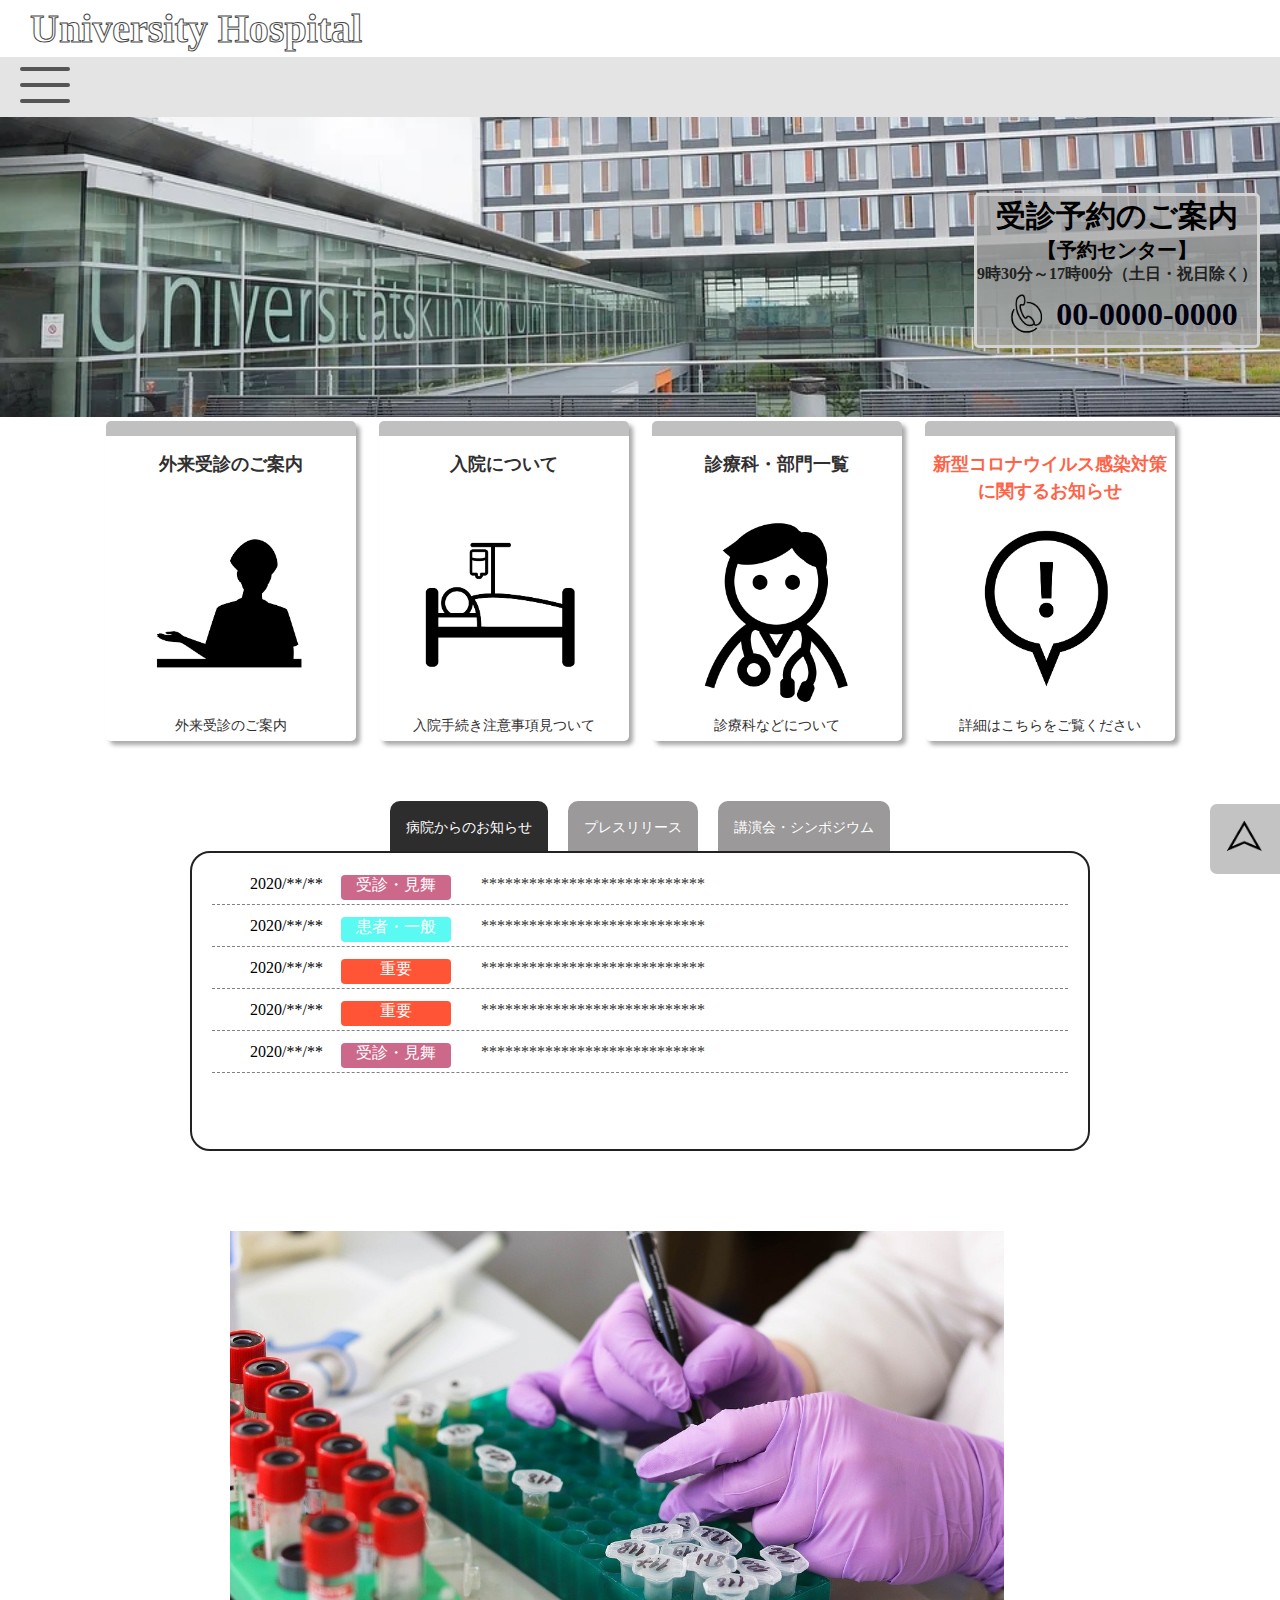
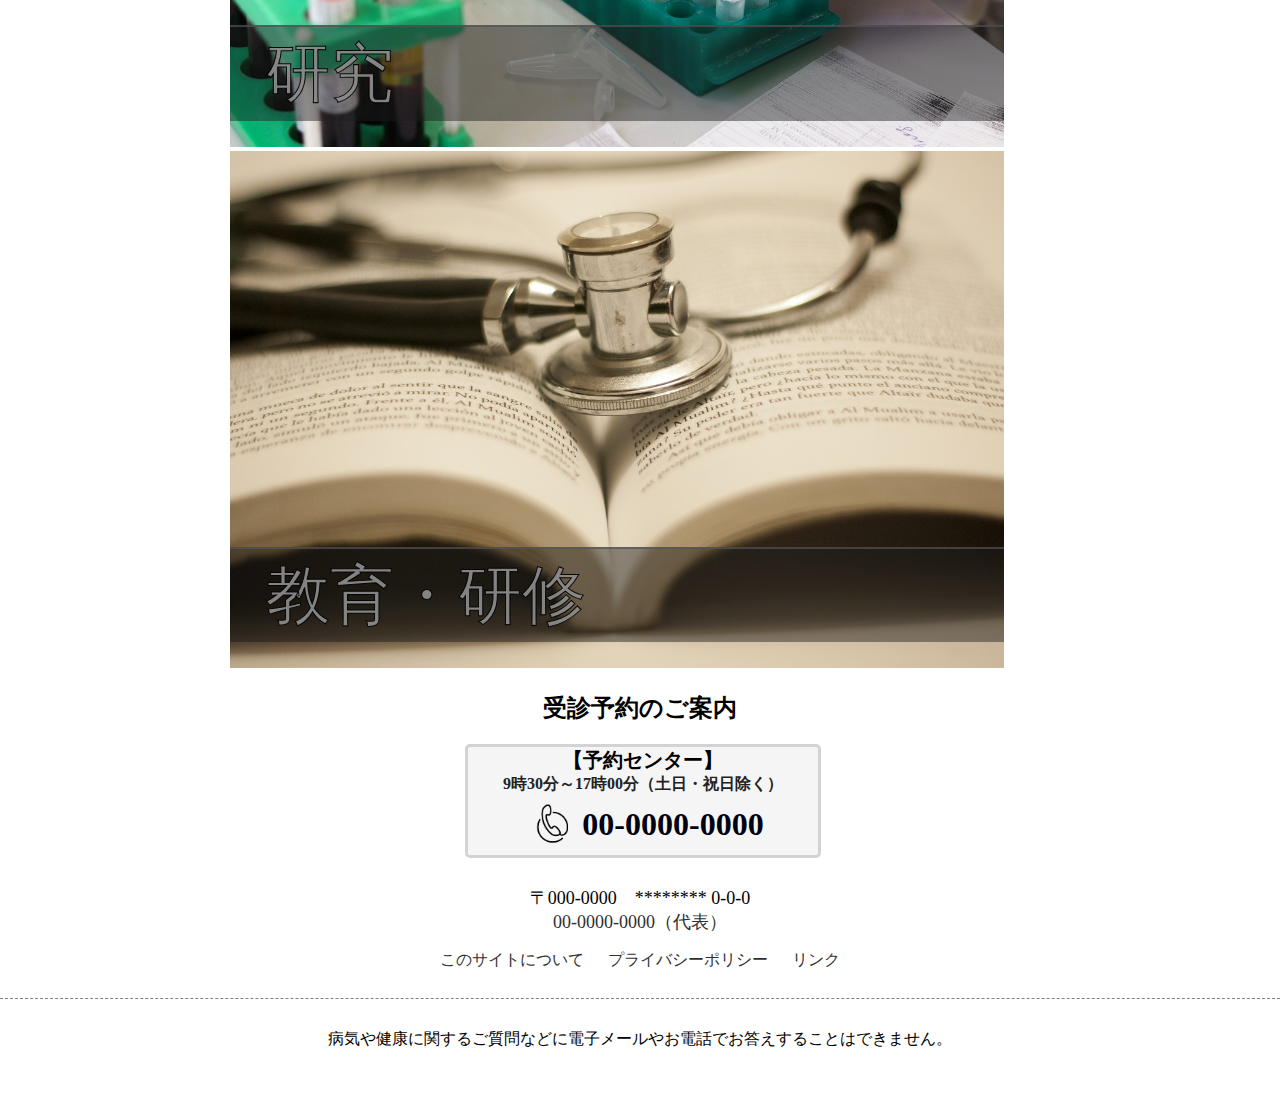
<file: Demo_hospital/index.html>
<!DOCTYPE html>
<html lang="ja">
<head>
  <meta charset="utf-8">
  <meta name="viewport" content="width=device-width">
  <title>demosite hospital</title>
  <link rel="stylesheet" href="css/stylesheet.css">
</head>

<body>
  <div class="hp_name">
    <h1>University Hospital</h1>
  </div>
  <div id="nav-drawer" class="item">
    <input id="nav-input" type="checkbox" class="nav-unshown">
    <label id="nav-open" for="nav-input"><span></span></label>
    <label class="nav-unshown" id="nav-close" for="nav-input"></label>
    <div id="nav-content">
      <ul class="item_nav">
        <li><a href="#    " style="text-decoration:none;">ご来院の皆様へ</a>
         <ul>
           <li><a href="" class="firstitem_child">外来受診の方へ</a></li>
            <li><a href="" class="firstitem_child">再診の方へ</a></li>
            <li><a href="" class="firstitem_child">予約方法</a></li>
            <li><a href="" class="firstitem_child">フロア案内</a></li>
            <li><a href="" class="firstitem_child">外来担当一覧</a></li>
         </ul> 
        </li>
  
        <li><a href="#    " style="text-decoration:none;">当院について</a>
         <ul>
          <li><a href="" class="firstitem_child">病院長挨拶</a></li>
          <li><a href="" class="firstitem_child">病院組織一覧</a></li>
          <li><a href="" class="firstitem_child">監査委員会</a></li>
          <li><a href="" class="firstitem_child">目指す方向</a></li>
          <li><a href="" class="firstitem_child">お問い合わせ</a></li>
         </ul>
        </li>
  
        <li><a href="#    " style="text-decoration:none;">医療関係者の皆様へ</a>
         <ul>
          <li><a href="" class="firstitem_child">研究</a></li>
          <li><a href="" class="firstitem_child">最新の研究</a></li>
          <li><a href="" class="firstitem_child">新規臨床試験のお問い合わせ</a></li>
          <li><a href="" class="firstitem_child">教育・研修</a></li>
          <li><a href="" class="firstitem_child">地域医療連携</a></li>
         </ul>
        </li>
        <li><a href="#    " style="text-decoration:none;">アクセス</a></li>
      </ul>
    </div>
</div>

  <div class="hp_header">
    <div class="header_img">
    <img src="appearance.png" class="hpimg" width="100%" height="300px" style="object-fit: cover;">
  </div>
   <div class="info">
    <h2>受診予約の<br class="spOnly2">ご案内</h2>
    <div class="reservation_tel">
      <div class="reservation">
        <section>【予約センター】</section>
        <section class="time">9時30分～17時00分<br class="spOnly2">（土日・祝日除く）</section>
      </div>
      <div class="tel">
        <a href="tel:00-0000-0000" class="telphon">
          <img src="TEL.png" alt="tel" class="tel_number" width="60px" height="auto"><span class="number">00-0000-0000</span>
        </a>
      </div>
    </div>
    </div>
  </div>

  <div class="subject">
      <section class="subject1 subject-item">
        <a href="">
        <h2>外来受診のご案内</h2>
        <img src="reception.png" width="200px" height="auto">
        <p>外来受診のご案内</p>
      </a>
      </section>
      <section class="subject2 subject-item">
        <a href="">
        <h2>入院について</h2>
        <img src="hospitalization.png" width="200px" height="auto">
        <p>入院手続き注意事項見ついて</p>
      </a>
      </section>
      <section class="subject3 subject-item">
        <a href="">
        <h2>診療科・部門一覧</h2>
        <img src="doctor.png" width="200px" height="auto">
        <p>診療科などについて</p>
      </a>
      </section>
      <section class="subject4 subject-item">
        <a href="">
        <h2>新型コロナウイルス感染対策に関するお知らせ</h2>
        <img src="COVID.png" width="200px" height="auto">
        <p>詳細はこちらをご覧ください</p>
      </a>
      </section>
  </div>

  <div class="tab-wrap">
    <input id="tab1" type="radio" name="tab-btn" class="tab-swich" checked>
    <input id="tab2" type="radio" name="tab-btn" class="tab-swich">
    <input id="tab3" type="radio" name="tab-btn" class="tab-swich">
    <div class=tab-label-content>
      <label class="tab-label tab-label1" for="tab1">病院からの<br class="spOnly">お知らせ</label>
      <label class="tab-label tab-label2" for="tab2">プレスリリース</label>
      <label class="tab-label tab-label3" for="tab3">講演会・<br class="spOnly">シンポジウム</label>
    </div>
  <div class="panel-area" id="panel-content">
    <div id="panel1" class="tab-panel">
      <div class="dl_list1">
        <dl class="clearfix">
          <dt>
            2020/**/**
            <span class="icon icon1">受診・見舞</span>
          </dt>
          <dd>
            <a href="***">
              ****************************
            </a>
          </dd>
        </dl>
        <dl class="clearfix">
          <dt>
            2020/**/**
            <span class="icon icon3">患者・一般</span>
          </dt>
          <dd>
            <a href="***">
              ****************************
            </a>
          </dd>
        </dl>
        <dl class="clearfix">
          <dt>
            2020/**/**
            <span class="icon icon2">重要</span>
          </dt>
          <dd>
            <a href="***">
              ****************************
            </a>
          </dd>
        </dl>
        <dl class="clearfix">
          <dt>
            2020/**/**
            <span class="icon icon2">重要</span>
          </dt>
          <dd>
            <a href="***">
              ****************************
            </a>
          </dd>
        </dl>
        <dl class="clearfix">
          <dt>
            2020/**/**
            <span class="icon icon1">受診・見舞</span>
          </dt>
          <dd>
            <a href="***">
              ****************************
            </a>
          </dd>
        </dl>
        </div>
    </div>

    <div id="panel2" class="tab-panel">
      <div class="dl_list2">
        <dl class="clearfix">
          <dt>
            2020/**/**
            <span class="icon icon4">研究</span>
          </dt>
          <dd>
            <a href="***">
              ****************************
            </a>
          </dd>
        </dl>
        <dl class="clearfix">
          <dt>
            2020/**/**
            <span class="icon icon4">研究</span>
          </dt>
          <dd>
            <a href="***">
              ****************************
            </a>
          </dd>
        </dl>
        <dl class="clearfix">
          <dt>
            2020/**/**
            <span class="icon icon4">研究</span>
          </dt>
          <dd>
            <a href="***">
              ****************************
            </a>
          </dd>
        </dl>
        <dl class="clearfix">
          <dt>
            2020/**/**
            <span class="icon icon4">研究</span>
          </dt>
          <dd>
            <a href="***">
              ****************************
            </a>
          </dd>
        </dl>
        <dl class="clearfix">
          <dt>
            2020/**/**
            <span class="icon icon4">研究</span>
          </dt>
          <dd>
            <a href="***">
              ****************************
            </a>
          </dd>
        </dl>
      </div>
    </div>

    <div id="panel3" class="tab-panel">
      <div class="dl_list3">
        <dl class="clearfix">
          <dt>
            2020/**/**
            <span class="icon icon5">医療関係者</span>
          </dt>
          <dd>
            <a href="***">
              ****************************
            </a>
          </dd>
        </dl>
      </div>
    </div>
   </div>

  </div>

  
  <div class="introduction">
    <ul>
      <li class="intro1">
        <a href="" alt="研究">
          <img src="sutdy.jpg" class="introduction-img" alt="study">
          <span class="caption1"><p>研究</p></span>
        </a>
       </li>
       <li class="intro2">
        <a href="" alt="教育">
          <img src="education.jpg" class="introduction-img" alt="education">
          <span class="caption2"><p>教育・研修</p></span>
        </a>
      </li>
    </ul>
    </div>

  </body>

  <footer>
    <div id="footer">
      <div class="fixed_btn">
        <p class="page-top"><a href=""><img src="up allow.png" alt="ページトップ" width="70px"></a></p>
      </div>
      <div class="inner">
        <div class="footerInfo">
          <div class="reservat_area">
            <h2>受診予約のご案内</h2>
            <div class="footer_tel">
              <div class="reservation">
                <section>【予約センター】</section>
                <section class="time">9時30分～17時00分<br class="spOnly2">（土日・祝日除く）</section>
              </div>
              <div class="tel">
                <a href="tel:00-0000-0000" class="telphon">
                  <img src="TEL.png" alt="tel" class="tel_number" width="60px" height="auto"><span class="number">00-0000-0000</span>
                </a>
              </div>
            </div>
        </div>
        <div class="footer_box">
          <div class="clearfix">
            <p class="hp_adress">
              <span class="address">〒000-0000　<br class="spOnly2">******** 0-0-0<br><a href="tel:00-0000-0000" class="telphon">00-0000-0000（代表）</a></span></p>
            <ul class="footer_links">
              <li><a href="">このサイトに<br class="br1">ついて</a></li>
              <li><a href="">プライバシー<br class="br1">ポリシー</a></li>
              <li><a href="">リンク</a></li>
            </ul>
          </div>
          <p class="caution">病気や健康に関するご質問などに電子メールやお電話でお答えすることはできません。</p>
        </div>
      </div>
    </div>
    </div>
  </footer>
</file>
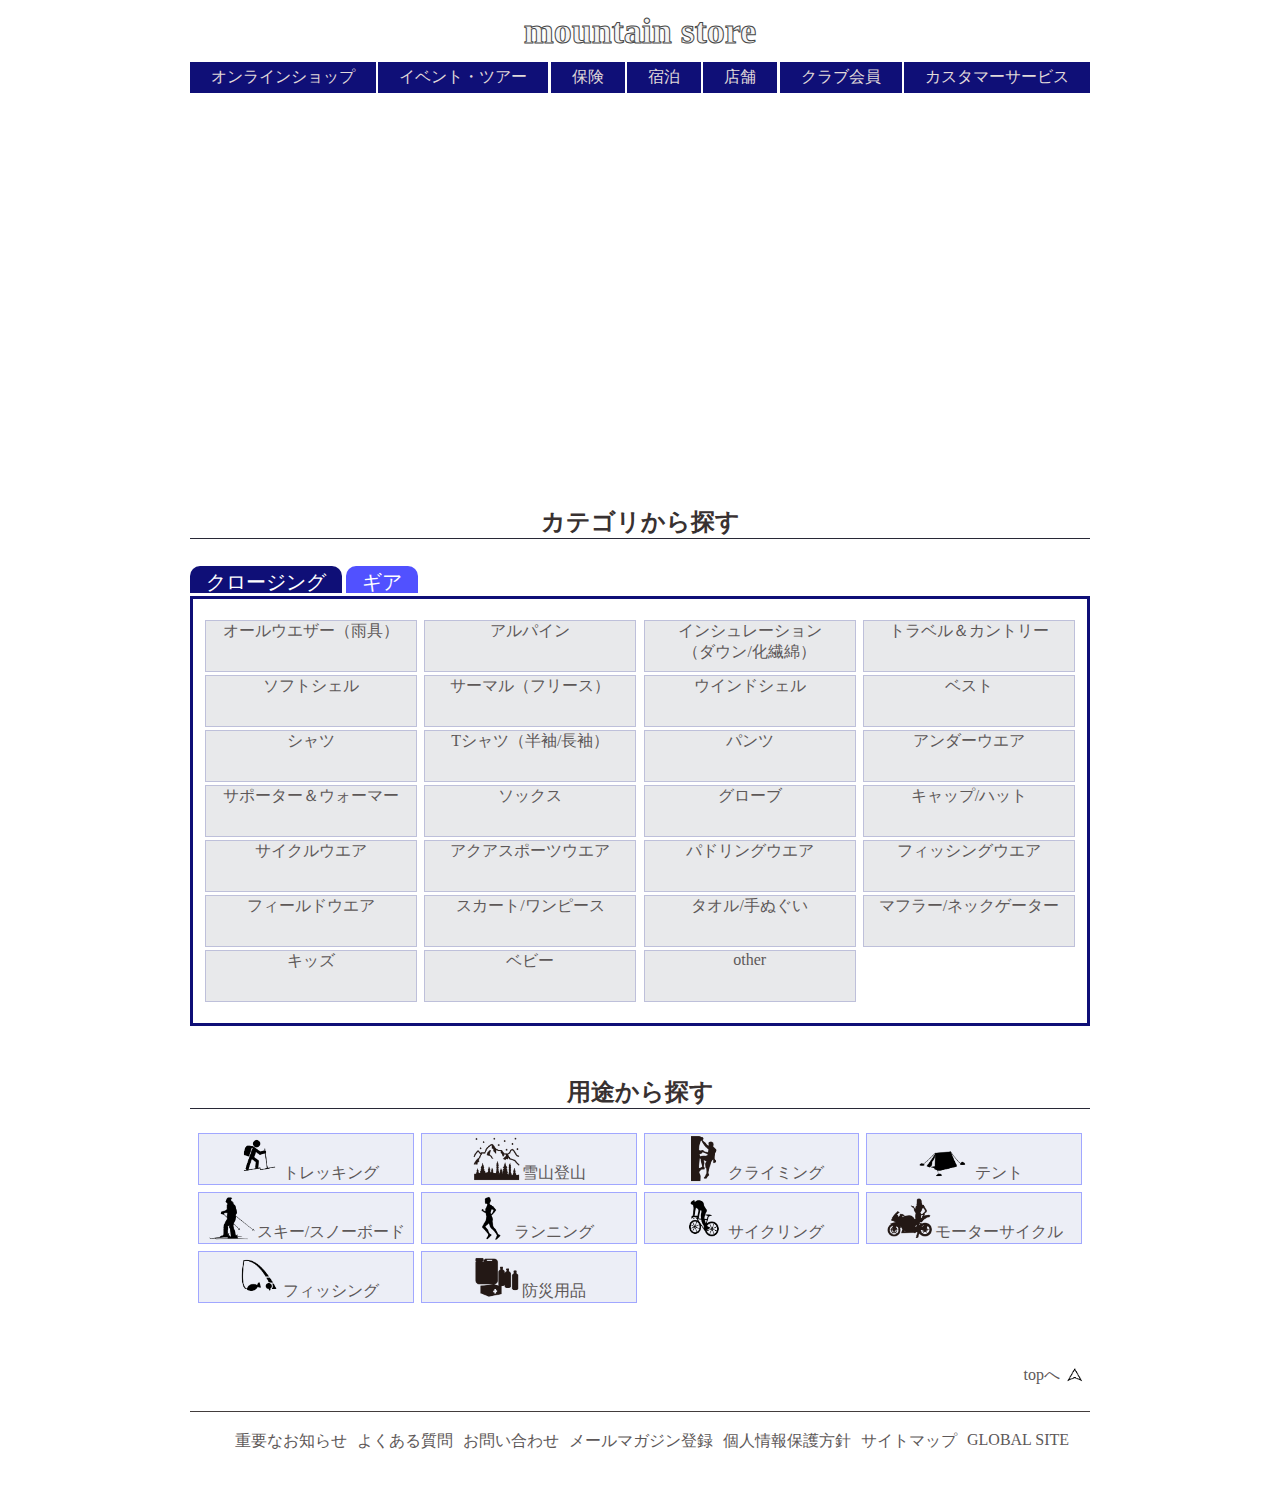
<file: Demo_mountain/index.html>
<!DOCTYPE html>
<html lang="ja">
<head>
  <meta charset="utf-8">
  <meta name="viewport" content="width=device-width">
  <title>demosite hospital</title>
  <link rel="stylesheet" href="css/stylesheet.css">
</head>

<body>
  <div class="header">
    <section class="header_name">
      <h1 class="store_name">mountain store</h1>
    </section>
    <section class="header_item">
      <ul>
        <li><a href="" class="online_store">オンラインショップ</a></li>
        <li><a href="" class="event">イベント・ツアー</a></li>
        <li><a href="" class="insurance">保険</a></li>
        <li><a href="" class="lodging">宿泊</a></li>
        <li><a href="" class="store">店舗</a></li>
        <li><a href="" class="culb">クラブ会員</a></li>
        <li><a href="" class="customer">カスタマーサービス</a></li>
      </ul>
    </section>
    <section class="header_img">
      <img src="climbing.jpg" class="header_img1" width="900px" height="380px" style="object-fit: cover;">
      <img src="mt summer.jpg" class="header_img2" width="900px" height="380px" style="object-fit: cover;">
      <img src="mt autumn.jpg" class="header_img3" width="900px" height="380px" style="object-fit: cover;">
      <img src="mt winter.jpg" class="header_img4" width="900px" height="380px" style="object-fit: cover;">
    </section>
  </div>
  <div class="item">
    <h2 class="category">カテゴリから探す</h2>

    <div class="tab-wrap">
      <input id="tab1" type="radio" name="tab-btn" class="tab-swich" checked>
        <label class="tab-label" for="tab1">クロージング</label>
      <input id="tab2" type="radio" name="tab-btn" class="tab-swich">
         <label class="tab-label" for="tab2">ギア</label>

     <div class="panel-area" id="panel-content">
        <div id="panel1" class="tab-panel dl_list1">
          <ul class="grid">
            <li><a href="#" class="">オールウエザー（雨具）</a></li>
            <li><a href="#" class="">アルパイン</a></li>
            <li><a href="#" class="">インシュレーション<br>（ダウン/化繊綿）</a></li>
            <li><a href="#" class="">トラベル＆カントリー</a></li>
            <li><a href="#" class="">ソフトシェル</a></li>
            <li><a href="#" class="">サーマル（フリース）</a></li>
            <li><a href="#" class="">ウインドシェル</a></li>
            <li><a href="#" class="">ベスト</a></li>
            <li><a href="#" class="">シャツ</a></li>
            <li><a href="#" class="">Tシャツ（半袖/長袖）</a></li>
            <li><a href="#" class="">パンツ</a></li>
            <li><a href="#" class="">アンダーウエア</a></li>
            <li><a href="#" class="">サポーター＆ウォーマー</a></li>
            <li><a href="#" class="">ソックス</a></li>
            <li><a href="#" class="">グローブ</a></li>
            <li><a href="#" class="">キャップ/ハット</a></li>
            <li><a href="#" class="">サイクルウエア</a></li>
            <li><a href="#" class="">アクアスポーツウエア</a></li>
            <li><a href="#" class="">パドリングウエア</a></li>
            <li><a href="#" class="">フィッシングウエア</a></li>
            <li><a href="#" class="">フィールドウエア</a></li>
            <li><a href="#" class="">スカート/ワンピース</a></li>
            <li><a href="#" class="">タオル/手ぬぐい</a></li>
            <li><a href="#" class="">マフラー/ネックゲーター</a></li>
            <li><a href="#" class="">キッズ</a></li>
            <li><a href="#" class="">ベビー</a></li>
            <li><a href="#" class="">other</a></li>
          </ul>
        </div>
        <div id="panel2" class="tab-panel dl_list2">
          <ul class="grid">
            <li><a href="#" class="">スリーピングバッグ/マット</a></li>
            <li><a href="#" class="">テント/タープ</a></li>
            <li><a href="#" class="">フットウェア</a></li>
            <li><a href="#" class="">バックパック</a></li>
            <li><a href="#" class="">キャンプ・ファーニチャー</a></li>
            <li><a href="#" class="">ボトル/リザーバー</a></li>
            <li><a href="#" class="">クックウエア/火器</a></li>
            <li><a href="#" class="">食品</a></li>
            <li><a href="#" class="">ライティング/チャージャー</a></li>
            <li><a href="#" class="">サングラス/ゴーグル</a></li>
            <li><a href="#" class="">ポール</a></li>
            <li><a href="#" class="">アンブレラ</a></li>
            <li><a href="#" class="">アクセサリー</a></li>
            <li><a href="#" class="">自転車</a></li>
            <li><a href="#" class="">カヌー・カヤック・SUP/<br>パドル</a></li>
            <li><a href="#" class="">キッズ/ベビー</a></li>
            <li><a href="#" class="">スノーギア</a></li>
            <li><a href="#" class="">ヘルメット</a></li>
            <li><a href="#" class="">エマージェンシー</a></li>
            <li><a href="#" class="">アウトドア時計</a></li>
            <li><a href="#" class="">フォトグラフィング</a></li>
            <li><a href="#" class="">クライミングギア</a></li>
            <li><a href="#" class="">フィッシングギア</a></li>
            <li><a href="#" class="">ドッグギア</a></li>
            <li><a href="#" class="">アクアスポーツ</a></li>
            <li><a href="#" class="">メンテナンス</a></li>
            <li><a href="#" class="">other</a></li>
          </ul>
        </div>
     </div>
    </div>
  </div>

  <div class="item2">
    <h2 class="category2">用途から探す</h2>
    <div class="container">
      <ul class="tab-panel2">
        <li><a href="#" class=""><img src="trekking.png" width="50px" style="vertical-align: bottom;">トレッキング</a></li>
        <li><a href="#" class=""><img src="mt winter2.png" width="50px" style="vertical-align: bottom;">雪山登山</a></li>
        <li><a href="#" class=""><img src="criming.png" width="50px" style="vertical-align: bottom;"><span>クライミング</span></a></li>
        <li><a href="#" class=""><img src="tent.png" width="50px" style="vertical-align: bottom;">&nbsp;&nbsp;テント&nbsp;&nbsp;</a></li>
        <li><a href="#" class=""><img src="skiing.png" width="50px" style="vertical-align: bottom;">スキー/スノーボード</a></li>
        <li><a href="#" class=""><img src="runing.png" width="50px" style="vertical-align: bottom;">ランニング</a></li>
        <li><a href="#" class=""><img src="cycling.png" width="50px" style="vertical-align: bottom;">サイクリング</a></li>
        <li><a href="#" class=""><img src="motor cycle.png" width="50px" style="vertical-align: bottom;">モーターサイクル</a></li>
        <li><a href="#" class=""><img src="fishing.png" width="50px" style="vertical-align: bottom;">フィッシング</a></li>
        <li><a href="#" class=""><img src="disaster prevention.png" width="50px" style="vertical-align: bottom;">防災用品</a></li>
      </ul>
    </div>
  </div>
  <div class="top">
    <a href="#">topへ<img src="up allow.png" width="30px"></a>
  </div>

  <footer>
    <div class="footer_content">
      <ul>
        <li><a href="">重要なお知らせ</a></li>
        <li><a href="">よくある質問</a></li>
        <li><a href="">お問い合わせ</a></li>
        <li><a href="">メールマガジン登録</a></li>
        <li><a href="">個人情報保護方針</a></li>
        <li><a href="">サイトマップ</a></li>
        <li><a href="">GLOBAL SITE</a></li>
      </ul>
    </div>
  </footer>
</html>
</file>
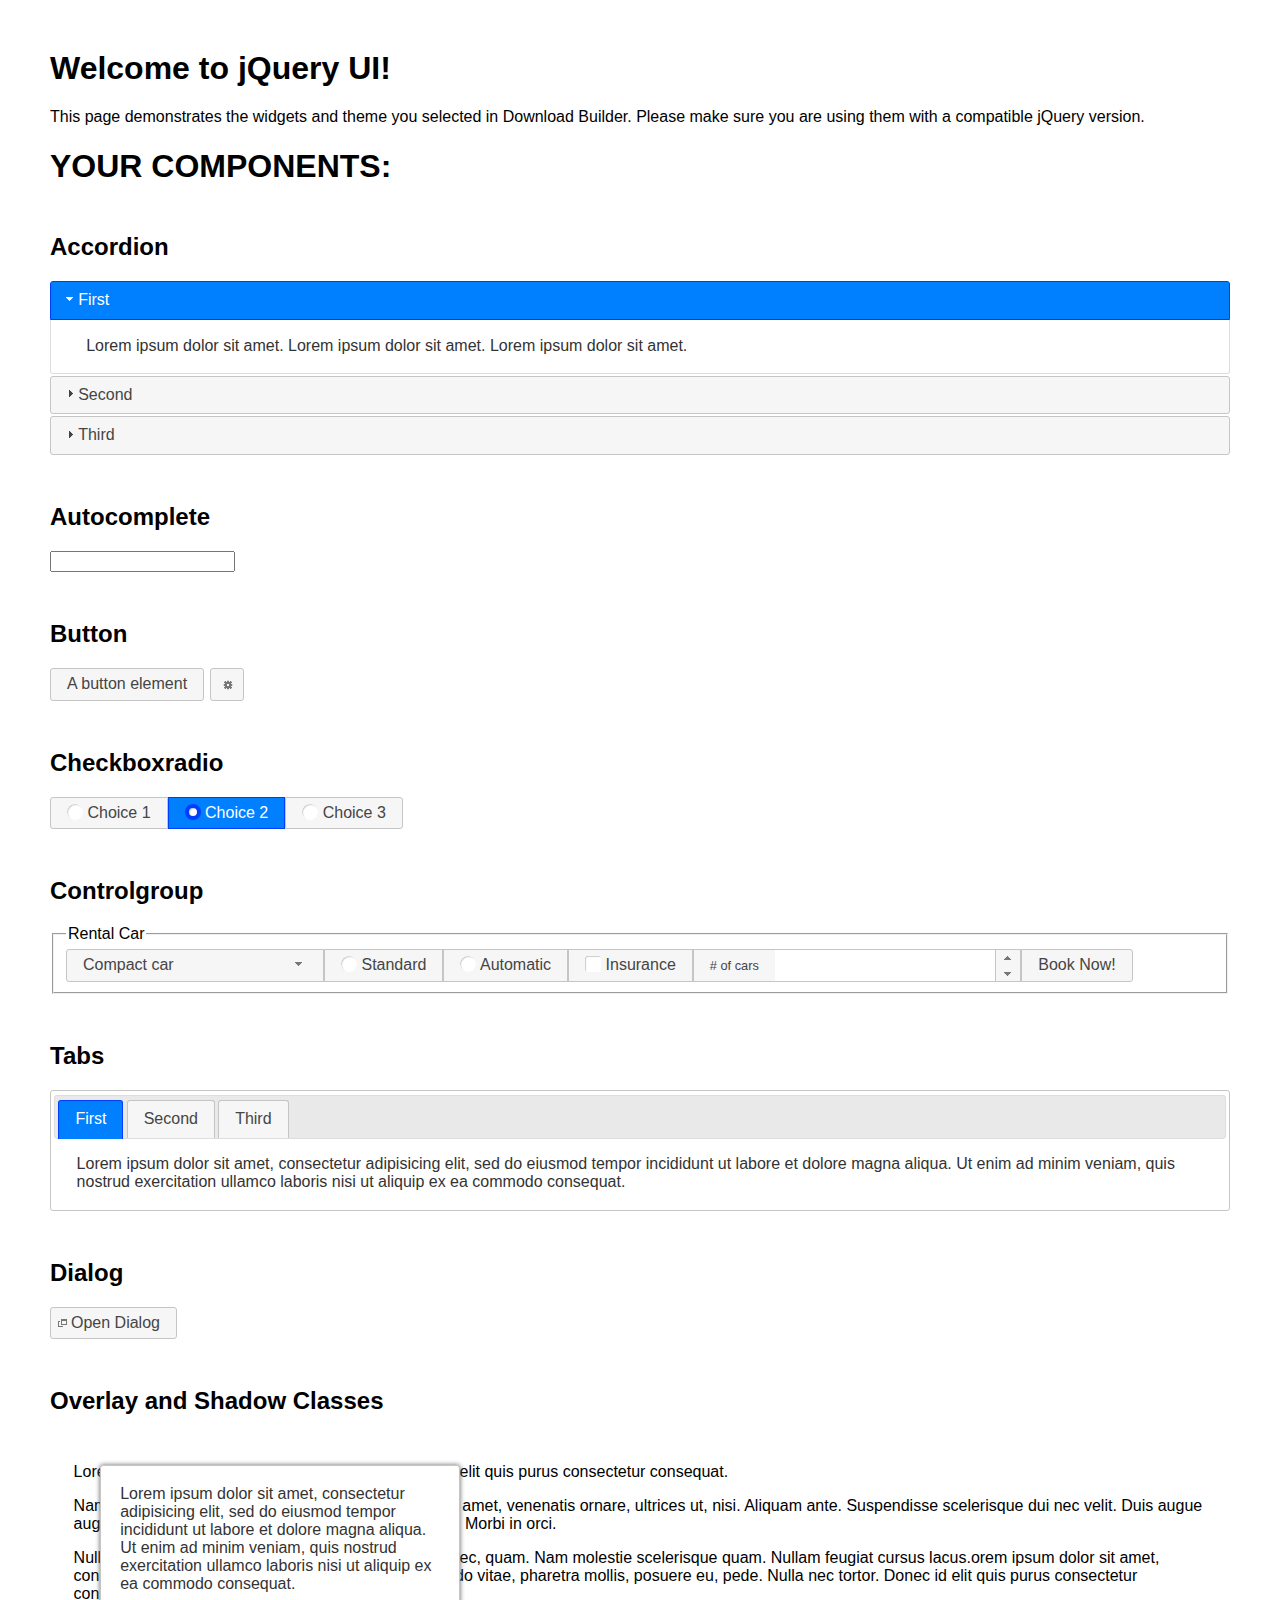
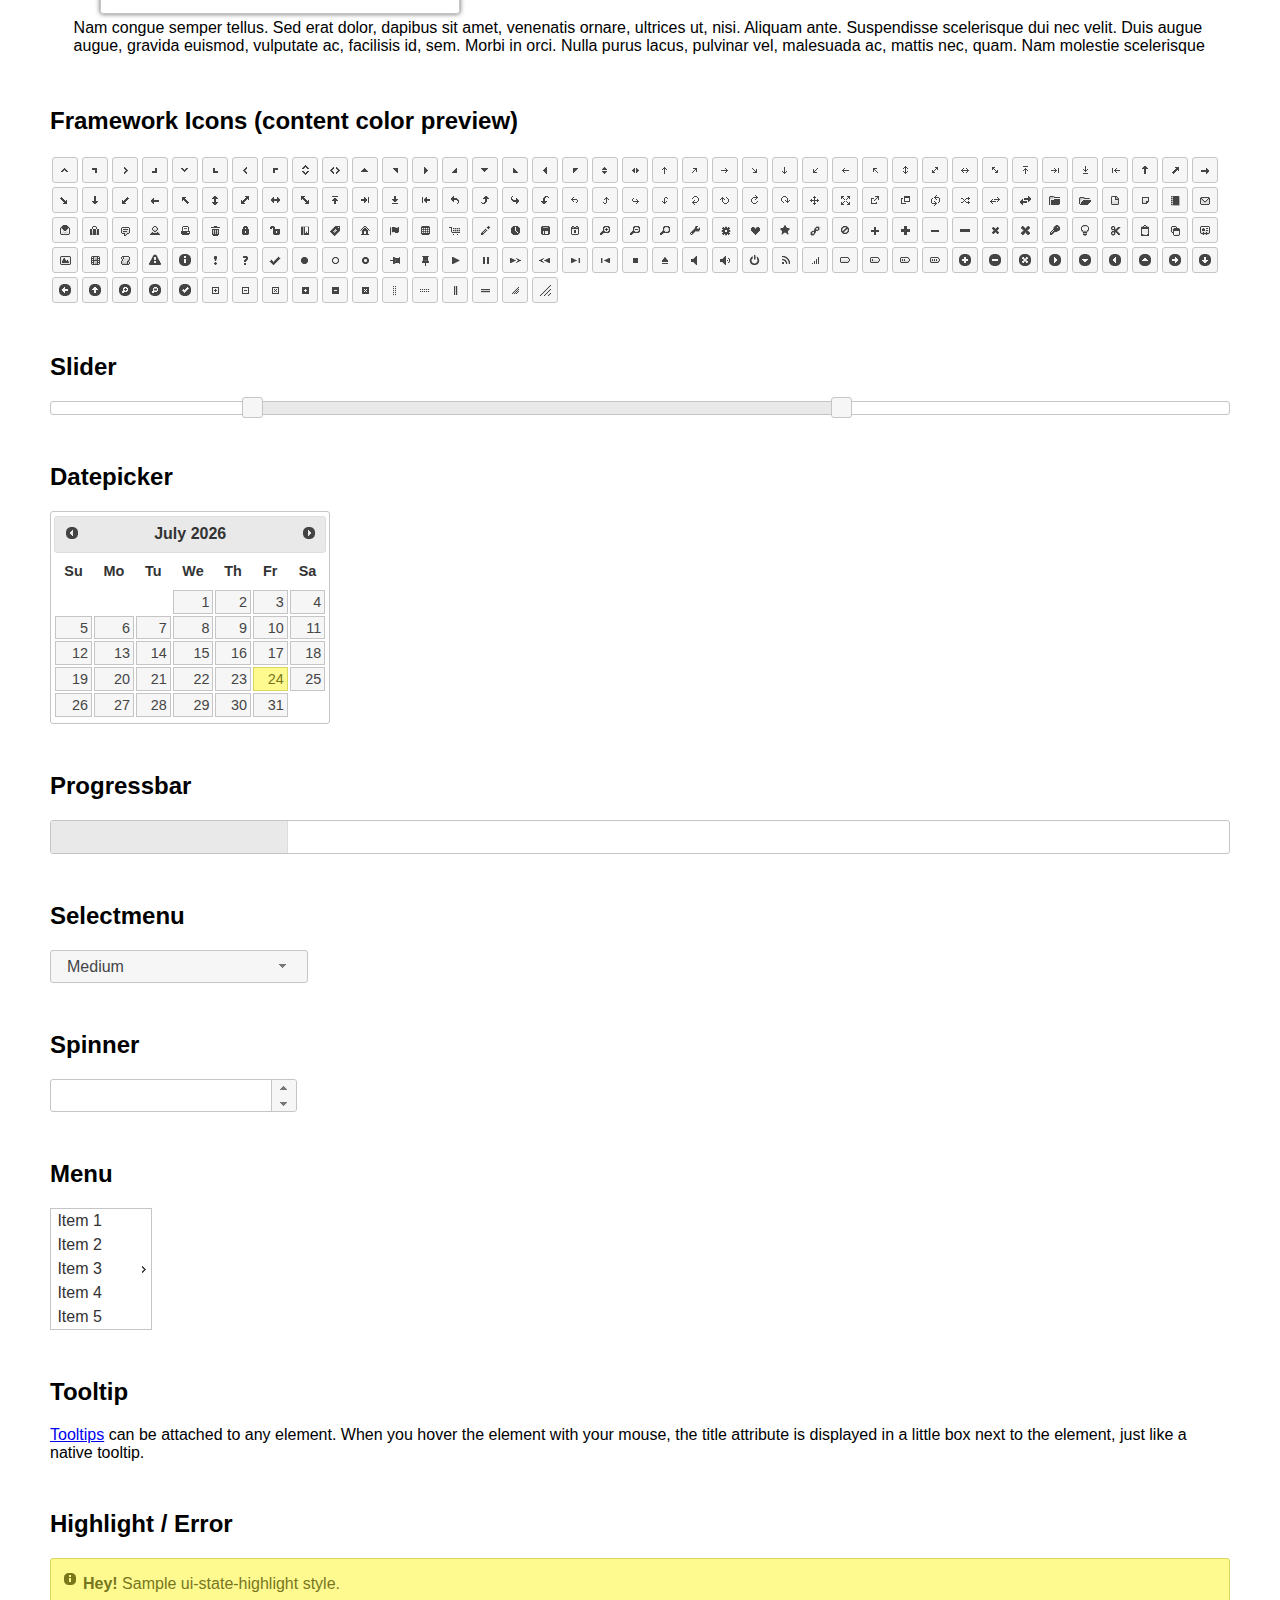
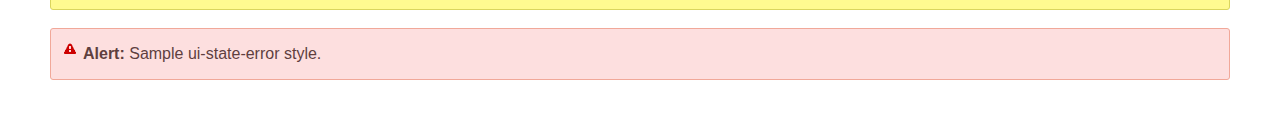
<file: jquery-ui-1.12.1/index.html>
<!doctype html>
<html lang="us">
<head>
	<meta charset="utf-8">
	<title>jQuery UI Example Page</title>
	<link href="jquery-ui.css" rel="stylesheet">
	<style>
	body{
		font-family: "Trebuchet MS", sans-serif;
		margin: 50px;
	}
	.demoHeaders {
		margin-top: 2em;
	}
	#dialog-link {
		padding: .4em 1em .4em 20px;
		text-decoration: none;
		position: relative;
	}
	#dialog-link span.ui-icon {
		margin: 0 5px 0 0;
		position: absolute;
		left: .2em;
		top: 50%;
		margin-top: -8px;
	}
	#icons {
		margin: 0;
		padding: 0;
	}
	#icons li {
		margin: 2px;
		position: relative;
		padding: 4px 0;
		cursor: pointer;
		float: left;
		list-style: none;
	}
	#icons span.ui-icon {
		float: left;
		margin: 0 4px;
	}
	.fakewindowcontain .ui-widget-overlay {
		position: absolute;
	}
	select {
		width: 200px;
	}
	</style>
</head>
<body>

<h1>Welcome to jQuery UI!</h1>

<div class="ui-widget">
	<p>This page demonstrates the widgets and theme you selected in Download Builder. Please make sure you are using them with a compatible jQuery version.</p>
</div>

<h1>YOUR COMPONENTS:</h1>


<!-- Accordion -->
<h2 class="demoHeaders">Accordion</h2>
<div id="accordion">
	<h3>First</h3>
	<div>Lorem ipsum dolor sit amet. Lorem ipsum dolor sit amet. Lorem ipsum dolor sit amet.</div>
	<h3>Second</h3>
	<div>Phasellus mattis tincidunt nibh.</div>
	<h3>Third</h3>
	<div>Nam dui erat, auctor a, dignissim quis.</div>
</div>



<!-- Autocomplete -->
<h2 class="demoHeaders">Autocomplete</h2>
<div>
	<input id="autocomplete" title="type &quot;a&quot;">
</div>



<!-- Button -->
<h2 class="demoHeaders">Button</h2>
<button id="button">A button element</button>
<button id="button-icon">An icon-only button</button>



<!-- Checkboxradio -->
<h2 class="demoHeaders">Checkboxradio</h2>
<form style="margin-top: 1em;">
	<div id="radioset">
		<input type="radio" id="radio1" name="radio"><label for="radio1">Choice 1</label>
		<input type="radio" id="radio2" name="radio" checked="checked"><label for="radio2">Choice 2</label>
		<input type="radio" id="radio3" name="radio"><label for="radio3">Choice 3</label>
	</div>
</form>



<!-- Controlgroup -->
<h2 class="demoHeaders">Controlgroup</h2>
<fieldset>
	<legend>Rental Car</legend>
	<div id="controlgroup">
		<select id="car-type">
			<option>Compact car</option>
			<option>Midsize car</option>
			<option>Full size car</option>
			<option>SUV</option>
			<option>Luxury</option>
			<option>Truck</option>
			<option>Van</option>
		</select>
		<label for="transmission-standard">Standard</label>
		<input type="radio" name="transmission" id="transmission-standard">
		<label for="transmission-automatic">Automatic</label>
		<input type="radio" name="transmission" id="transmission-automatic">
		<label for="insurance">Insurance</label>
		<input type="checkbox" name="insurance" id="insurance">
		<label for="horizontal-spinner" class="ui-controlgroup-label"># of cars</label>
		<input id="horizontal-spinner" class="ui-spinner-input">
		<button>Book Now!</button>
	</div>
</fieldset>



<!-- Tabs -->
<h2 class="demoHeaders">Tabs</h2>
<div id="tabs">
	<ul>
		<li><a href="#tabs-1">First</a></li>
		<li><a href="#tabs-2">Second</a></li>
		<li><a href="#tabs-3">Third</a></li>
	</ul>
	<div id="tabs-1">Lorem ipsum dolor sit amet, consectetur adipisicing elit, sed do eiusmod tempor incididunt ut labore et dolore magna aliqua. Ut enim ad minim veniam, quis nostrud exercitation ullamco laboris nisi ut aliquip ex ea commodo consequat.</div>
	<div id="tabs-2">Phasellus mattis tincidunt nibh. Cras orci urna, blandit id, pretium vel, aliquet ornare, felis. Maecenas scelerisque sem non nisl. Fusce sed lorem in enim dictum bibendum.</div>
	<div id="tabs-3">Nam dui erat, auctor a, dignissim quis, sollicitudin eu, felis. Pellentesque nisi urna, interdum eget, sagittis et, consequat vestibulum, lacus. Mauris porttitor ullamcorper augue.</div>
</div>



<h2 class="demoHeaders">Dialog</h2>
<p>
	<button id="dialog-link" class="ui-button ui-corner-all ui-widget">
		<span class="ui-icon ui-icon-newwin"></span>Open Dialog
	</button>
</p>

<h2 class="demoHeaders">Overlay and Shadow Classes</h2>
<div style="position: relative; width: 96%; height: 200px; padding:1% 2%; overflow:hidden;" class="fakewindowcontain">
	<p>Lorem ipsum dolor sit amet,  Nulla nec tortor. Donec id elit quis purus consectetur consequat. </p><p>Nam congue semper tellus. Sed erat dolor, dapibus sit amet, venenatis ornare, ultrices ut, nisi. Aliquam ante. Suspendisse scelerisque dui nec velit. Duis augue augue, gravida euismod, vulputate ac, facilisis id, sem. Morbi in orci. </p><p>Nulla purus lacus, pulvinar vel, malesuada ac, mattis nec, quam. Nam molestie scelerisque quam. Nullam feugiat cursus lacus.orem ipsum dolor sit amet, consectetur adipiscing elit. Donec libero risus, commodo vitae, pharetra mollis, posuere eu, pede. Nulla nec tortor. Donec id elit quis purus consectetur consequat. </p><p>Nam congue semper tellus. Sed erat dolor, dapibus sit amet, venenatis ornare, ultrices ut, nisi. Aliquam ante. Suspendisse scelerisque dui nec velit. Duis augue augue, gravida euismod, vulputate ac, facilisis id, sem. Morbi in orci. Nulla purus lacus, pulvinar vel, malesuada ac, mattis nec, quam. Nam molestie scelerisque quam. </p><p>Nullam feugiat cursus lacus.orem ipsum dolor sit amet, consectetur adipiscing elit. Donec libero risus, commodo vitae, pharetra mollis, posuere eu, pede. Nulla nec tortor. Donec id elit quis purus consectetur consequat. Nam congue semper tellus. Sed erat dolor, dapibus sit amet, venenatis ornare, ultrices ut, nisi. Aliquam ante. </p><p>Suspendisse scelerisque dui nec velit. Duis augue augue, gravida euismod, vulputate ac, facilisis id, sem. Morbi in orci. Nulla purus lacus, pulvinar vel, malesuada ac, mattis nec, quam. Nam molestie scelerisque quam. Nullam feugiat cursus lacus.orem ipsum dolor sit amet, consectetur adipiscing elit. Donec libero risus, commodo vitae, pharetra mollis, posuere eu, pede. Nulla nec tortor. Donec id elit quis purus consectetur consequat. Nam congue semper tellus. Sed erat dolor, dapibus sit amet, venenatis ornare, ultrices ut, nisi. </p>

	<!-- ui-dialog -->
	<div class="ui-widget-overlay ui-front"></div>
	<div style="position: absolute; width: 320px; left: 50px; top: 30px; padding: 1.2em" class="ui-widget ui-front ui-widget-content ui-corner-all ui-widget-shadow">
		Lorem ipsum dolor sit amet, consectetur adipisicing elit, sed do eiusmod tempor incididunt ut labore et dolore magna aliqua. Ut enim ad minim veniam, quis nostrud exercitation ullamco laboris nisi ut aliquip ex ea commodo consequat.
	</div>

</div>

<!-- ui-dialog -->
<div id="dialog" title="Dialog Title">
	<p>Lorem ipsum dolor sit amet, consectetur adipisicing elit, sed do eiusmod tempor incididunt ut labore et dolore magna aliqua. Ut enim ad minim veniam, quis nostrud exercitation ullamco laboris nisi ut aliquip ex ea commodo consequat.</p>
</div>



<h2 class="demoHeaders">Framework Icons (content color preview)</h2>
<ul id="icons" class="ui-widget ui-helper-clearfix">
	<li class="ui-state-default ui-corner-all" title=".ui-icon-caret-1-n"><span class="ui-icon ui-icon-caret-1-n"></span></li>
	<li class="ui-state-default ui-corner-all" title=".ui-icon-caret-1-ne"><span class="ui-icon ui-icon-caret-1-ne"></span></li>
	<li class="ui-state-default ui-corner-all" title=".ui-icon-caret-1-e"><span class="ui-icon ui-icon-caret-1-e"></span></li>
	<li class="ui-state-default ui-corner-all" title=".ui-icon-caret-1-se"><span class="ui-icon ui-icon-caret-1-se"></span></li>
	<li class="ui-state-default ui-corner-all" title=".ui-icon-caret-1-s"><span class="ui-icon ui-icon-caret-1-s"></span></li>
	<li class="ui-state-default ui-corner-all" title=".ui-icon-caret-1-sw"><span class="ui-icon ui-icon-caret-1-sw"></span></li>
	<li class="ui-state-default ui-corner-all" title=".ui-icon-caret-1-w"><span class="ui-icon ui-icon-caret-1-w"></span></li>
	<li class="ui-state-default ui-corner-all" title=".ui-icon-caret-1-nw"><span class="ui-icon ui-icon-caret-1-nw"></span></li>
	<li class="ui-state-default ui-corner-all" title=".ui-icon-caret-2-n-s"><span class="ui-icon ui-icon-caret-2-n-s"></span></li>
	<li class="ui-state-default ui-corner-all" title=".ui-icon-caret-2-e-w"><span class="ui-icon ui-icon-caret-2-e-w"></span></li>
	<li class="ui-state-default ui-corner-all" title=".ui-icon-triangle-1-n"><span class="ui-icon ui-icon-triangle-1-n"></span></li>
	<li class="ui-state-default ui-corner-all" title=".ui-icon-triangle-1-ne"><span class="ui-icon ui-icon-triangle-1-ne"></span></li>
	<li class="ui-state-default ui-corner-all" title=".ui-icon-triangle-1-e"><span class="ui-icon ui-icon-triangle-1-e"></span></li>
	<li class="ui-state-default ui-corner-all" title=".ui-icon-triangle-1-se"><span class="ui-icon ui-icon-triangle-1-se"></span></li>
	<li class="ui-state-default ui-corner-all" title=".ui-icon-triangle-1-s"><span class="ui-icon ui-icon-triangle-1-s"></span></li>
	<li class="ui-state-default ui-corner-all" title=".ui-icon-triangle-1-sw"><span class="ui-icon ui-icon-triangle-1-sw"></span></li>
	<li class="ui-state-default ui-corner-all" title=".ui-icon-triangle-1-w"><span class="ui-icon ui-icon-triangle-1-w"></span></li>
	<li class="ui-state-default ui-corner-all" title=".ui-icon-triangle-1-nw"><span class="ui-icon ui-icon-triangle-1-nw"></span></li>
	<li class="ui-state-default ui-corner-all" title=".ui-icon-triangle-2-n-s"><span class="ui-icon ui-icon-triangle-2-n-s"></span></li>
	<li class="ui-state-default ui-corner-all" title=".ui-icon-triangle-2-e-w"><span class="ui-icon ui-icon-triangle-2-e-w"></span></li>
	<li class="ui-state-default ui-corner-all" title=".ui-icon-arrow-1-n"><span class="ui-icon ui-icon-arrow-1-n"></span></li>
	<li class="ui-state-default ui-corner-all" title=".ui-icon-arrow-1-ne"><span class="ui-icon ui-icon-arrow-1-ne"></span></li>
	<li class="ui-state-default ui-corner-all" title=".ui-icon-arrow-1-e"><span class="ui-icon ui-icon-arrow-1-e"></span></li>
	<li class="ui-state-default ui-corner-all" title=".ui-icon-arrow-1-se"><span class="ui-icon ui-icon-arrow-1-se"></span></li>
	<li class="ui-state-default ui-corner-all" title=".ui-icon-arrow-1-s"><span class="ui-icon ui-icon-arrow-1-s"></span></li>
	<li class="ui-state-default ui-corner-all" title=".ui-icon-arrow-1-sw"><span class="ui-icon ui-icon-arrow-1-sw"></span></li>
	<li class="ui-state-default ui-corner-all" title=".ui-icon-arrow-1-w"><span class="ui-icon ui-icon-arrow-1-w"></span></li>
	<li class="ui-state-default ui-corner-all" title=".ui-icon-arrow-1-nw"><span class="ui-icon ui-icon-arrow-1-nw"></span></li>
	<li class="ui-state-default ui-corner-all" title=".ui-icon-arrow-2-n-s"><span class="ui-icon ui-icon-arrow-2-n-s"></span></li>
	<li class="ui-state-default ui-corner-all" title=".ui-icon-arrow-2-ne-sw"><span class="ui-icon ui-icon-arrow-2-ne-sw"></span></li>
	<li class="ui-state-default ui-corner-all" title=".ui-icon-arrow-2-e-w"><span class="ui-icon ui-icon-arrow-2-e-w"></span></li>
	<li class="ui-state-default ui-corner-all" title=".ui-icon-arrow-2-se-nw"><span class="ui-icon ui-icon-arrow-2-se-nw"></span></li>
	<li class="ui-state-default ui-corner-all" title=".ui-icon-arrowstop-1-n"><span class="ui-icon ui-icon-arrowstop-1-n"></span></li>
	<li class="ui-state-default ui-corner-all" title=".ui-icon-arrowstop-1-e"><span class="ui-icon ui-icon-arrowstop-1-e"></span></li>
	<li class="ui-state-default ui-corner-all" title=".ui-icon-arrowstop-1-s"><span class="ui-icon ui-icon-arrowstop-1-s"></span></li>
	<li class="ui-state-default ui-corner-all" title=".ui-icon-arrowstop-1-w"><span class="ui-icon ui-icon-arrowstop-1-w"></span></li>
	<li class="ui-state-default ui-corner-all" title=".ui-icon-arrowthick-1-n"><span class="ui-icon ui-icon-arrowthick-1-n"></span></li>
	<li class="ui-state-default ui-corner-all" title=".ui-icon-arrowthick-1-ne"><span class="ui-icon ui-icon-arrowthick-1-ne"></span></li>
	<li class="ui-state-default ui-corner-all" title=".ui-icon-arrowthick-1-e"><span class="ui-icon ui-icon-arrowthick-1-e"></span></li>
	<li class="ui-state-default ui-corner-all" title=".ui-icon-arrowthick-1-se"><span class="ui-icon ui-icon-arrowthick-1-se"></span></li>
	<li class="ui-state-default ui-corner-all" title=".ui-icon-arrowthick-1-s"><span class="ui-icon ui-icon-arrowthick-1-s"></span></li>
	<li class="ui-state-default ui-corner-all" title=".ui-icon-arrowthick-1-sw"><span class="ui-icon ui-icon-arrowthick-1-sw"></span></li>
	<li class="ui-state-default ui-corner-all" title=".ui-icon-arrowthick-1-w"><span class="ui-icon ui-icon-arrowthick-1-w"></span></li>
	<li class="ui-state-default ui-corner-all" title=".ui-icon-arrowthick-1-nw"><span class="ui-icon ui-icon-arrowthick-1-nw"></span></li>
	<li class="ui-state-default ui-corner-all" title=".ui-icon-arrowthick-2-n-s"><span class="ui-icon ui-icon-arrowthick-2-n-s"></span></li>
	<li class="ui-state-default ui-corner-all" title=".ui-icon-arrowthick-2-ne-sw"><span class="ui-icon ui-icon-arrowthick-2-ne-sw"></span></li>
	<li class="ui-state-default ui-corner-all" title=".ui-icon-arrowthick-2-e-w"><span class="ui-icon ui-icon-arrowthick-2-e-w"></span></li>
	<li class="ui-state-default ui-corner-all" title=".ui-icon-arrowthick-2-se-nw"><span class="ui-icon ui-icon-arrowthick-2-se-nw"></span></li>
	<li class="ui-state-default ui-corner-all" title=".ui-icon-arrowthickstop-1-n"><span class="ui-icon ui-icon-arrowthickstop-1-n"></span></li>
	<li class="ui-state-default ui-corner-all" title=".ui-icon-arrowthickstop-1-e"><span class="ui-icon ui-icon-arrowthickstop-1-e"></span></li>
	<li class="ui-state-default ui-corner-all" title=".ui-icon-arrowthickstop-1-s"><span class="ui-icon ui-icon-arrowthickstop-1-s"></span></li>
	<li class="ui-state-default ui-corner-all" title=".ui-icon-arrowthickstop-1-w"><span class="ui-icon ui-icon-arrowthickstop-1-w"></span></li>
	<li class="ui-state-default ui-corner-all" title=".ui-icon-arrowreturnthick-1-w"><span class="ui-icon ui-icon-arrowreturnthick-1-w"></span></li>
	<li class="ui-state-default ui-corner-all" title=".ui-icon-arrowreturnthick-1-n"><span class="ui-icon ui-icon-arrowreturnthick-1-n"></span></li>
	<li class="ui-state-default ui-corner-all" title=".ui-icon-arrowreturnthick-1-e"><span class="ui-icon ui-icon-arrowreturnthick-1-e"></span></li>
	<li class="ui-state-default ui-corner-all" title=".ui-icon-arrowreturnthick-1-s"><span class="ui-icon ui-icon-arrowreturnthick-1-s"></span></li>
	<li class="ui-state-default ui-corner-all" title=".ui-icon-arrowreturn-1-w"><span class="ui-icon ui-icon-arrowreturn-1-w"></span></li>
	<li class="ui-state-default ui-corner-all" title=".ui-icon-arrowreturn-1-n"><span class="ui-icon ui-icon-arrowreturn-1-n"></span></li>
	<li class="ui-state-default ui-corner-all" title=".ui-icon-arrowreturn-1-e"><span class="ui-icon ui-icon-arrowreturn-1-e"></span></li>
	<li class="ui-state-default ui-corner-all" title=".ui-icon-arrowreturn-1-s"><span class="ui-icon ui-icon-arrowreturn-1-s"></span></li>
	<li class="ui-state-default ui-corner-all" title=".ui-icon-arrowrefresh-1-w"><span class="ui-icon ui-icon-arrowrefresh-1-w"></span></li>
	<li class="ui-state-default ui-corner-all" title=".ui-icon-arrowrefresh-1-n"><span class="ui-icon ui-icon-arrowrefresh-1-n"></span></li>
	<li class="ui-state-default ui-corner-all" title=".ui-icon-arrowrefresh-1-e"><span class="ui-icon ui-icon-arrowrefresh-1-e"></span></li>
	<li class="ui-state-default ui-corner-all" title=".ui-icon-arrowrefresh-1-s"><span class="ui-icon ui-icon-arrowrefresh-1-s"></span></li>
	<li class="ui-state-default ui-corner-all" title=".ui-icon-arrow-4"><span class="ui-icon ui-icon-arrow-4"></span></li>
	<li class="ui-state-default ui-corner-all" title=".ui-icon-arrow-4-diag"><span class="ui-icon ui-icon-arrow-4-diag"></span></li>
	<li class="ui-state-default ui-corner-all" title=".ui-icon-extlink"><span class="ui-icon ui-icon-extlink"></span></li>
	<li class="ui-state-default ui-corner-all" title=".ui-icon-newwin"><span class="ui-icon ui-icon-newwin"></span></li>
	<li class="ui-state-default ui-corner-all" title=".ui-icon-refresh"><span class="ui-icon ui-icon-refresh"></span></li>
	<li class="ui-state-default ui-corner-all" title=".ui-icon-shuffle"><span class="ui-icon ui-icon-shuffle"></span></li>
	<li class="ui-state-default ui-corner-all" title=".ui-icon-transfer-e-w"><span class="ui-icon ui-icon-transfer-e-w"></span></li>
	<li class="ui-state-default ui-corner-all" title=".ui-icon-transferthick-e-w"><span class="ui-icon ui-icon-transferthick-e-w"></span></li>
	<li class="ui-state-default ui-corner-all" title=".ui-icon-folder-collapsed"><span class="ui-icon ui-icon-folder-collapsed"></span></li>
	<li class="ui-state-default ui-corner-all" title=".ui-icon-folder-open"><span class="ui-icon ui-icon-folder-open"></span></li>
	<li class="ui-state-default ui-corner-all" title=".ui-icon-document"><span class="ui-icon ui-icon-document"></span></li>
	<li class="ui-state-default ui-corner-all" title=".ui-icon-document-b"><span class="ui-icon ui-icon-document-b"></span></li>
	<li class="ui-state-default ui-corner-all" title=".ui-icon-note"><span class="ui-icon ui-icon-note"></span></li>
	<li class="ui-state-default ui-corner-all" title=".ui-icon-mail-closed"><span class="ui-icon ui-icon-mail-closed"></span></li>
	<li class="ui-state-default ui-corner-all" title=".ui-icon-mail-open"><span class="ui-icon ui-icon-mail-open"></span></li>
	<li class="ui-state-default ui-corner-all" title=".ui-icon-suitcase"><span class="ui-icon ui-icon-suitcase"></span></li>
	<li class="ui-state-default ui-corner-all" title=".ui-icon-comment"><span class="ui-icon ui-icon-comment"></span></li>
	<li class="ui-state-default ui-corner-all" title=".ui-icon-person"><span class="ui-icon ui-icon-person"></span></li>
	<li class="ui-state-default ui-corner-all" title=".ui-icon-print"><span class="ui-icon ui-icon-print"></span></li>
	<li class="ui-state-default ui-corner-all" title=".ui-icon-trash"><span class="ui-icon ui-icon-trash"></span></li>
	<li class="ui-state-default ui-corner-all" title=".ui-icon-locked"><span class="ui-icon ui-icon-locked"></span></li>
	<li class="ui-state-default ui-corner-all" title=".ui-icon-unlocked"><span class="ui-icon ui-icon-unlocked"></span></li>
	<li class="ui-state-default ui-corner-all" title=".ui-icon-bookmark"><span class="ui-icon ui-icon-bookmark"></span></li>
	<li class="ui-state-default ui-corner-all" title=".ui-icon-tag"><span class="ui-icon ui-icon-tag"></span></li>
	<li class="ui-state-default ui-corner-all" title=".ui-icon-home"><span class="ui-icon ui-icon-home"></span></li>
	<li class="ui-state-default ui-corner-all" title=".ui-icon-flag"><span class="ui-icon ui-icon-flag"></span></li>
	<li class="ui-state-default ui-corner-all" title=".ui-icon-calculator"><span class="ui-icon ui-icon-calculator"></span></li>
	<li class="ui-state-default ui-corner-all" title=".ui-icon-cart"><span class="ui-icon ui-icon-cart"></span></li>
	<li class="ui-state-default ui-corner-all" title=".ui-icon-pencil"><span class="ui-icon ui-icon-pencil"></span></li>
	<li class="ui-state-default ui-corner-all" title=".ui-icon-clock"><span class="ui-icon ui-icon-clock"></span></li>
	<li class="ui-state-default ui-corner-all" title=".ui-icon-disk"><span class="ui-icon ui-icon-disk"></span></li>
	<li class="ui-state-default ui-corner-all" title=".ui-icon-calendar"><span class="ui-icon ui-icon-calendar"></span></li>
	<li class="ui-state-default ui-corner-all" title=".ui-icon-zoomin"><span class="ui-icon ui-icon-zoomin"></span></li>
	<li class="ui-state-default ui-corner-all" title=".ui-icon-zoomout"><span class="ui-icon ui-icon-zoomout"></span></li>
	<li class="ui-state-default ui-corner-all" title=".ui-icon-search"><span class="ui-icon ui-icon-search"></span></li>
	<li class="ui-state-default ui-corner-all" title=".ui-icon-wrench"><span class="ui-icon ui-icon-wrench"></span></li>
	<li class="ui-state-default ui-corner-all" title=".ui-icon-gear"><span class="ui-icon ui-icon-gear"></span></li>
	<li class="ui-state-default ui-corner-all" title=".ui-icon-heart"><span class="ui-icon ui-icon-heart"></span></li>
	<li class="ui-state-default ui-corner-all" title=".ui-icon-star"><span class="ui-icon ui-icon-star"></span></li>
	<li class="ui-state-default ui-corner-all" title=".ui-icon-link"><span class="ui-icon ui-icon-link"></span></li>
	<li class="ui-state-default ui-corner-all" title=".ui-icon-cancel"><span class="ui-icon ui-icon-cancel"></span></li>
	<li class="ui-state-default ui-corner-all" title=".ui-icon-plus"><span class="ui-icon ui-icon-plus"></span></li>
	<li class="ui-state-default ui-corner-all" title=".ui-icon-plusthick"><span class="ui-icon ui-icon-plusthick"></span></li>
	<li class="ui-state-default ui-corner-all" title=".ui-icon-minus"><span class="ui-icon ui-icon-minus"></span></li>
	<li class="ui-state-default ui-corner-all" title=".ui-icon-minusthick"><span class="ui-icon ui-icon-minusthick"></span></li>
	<li class="ui-state-default ui-corner-all" title=".ui-icon-close"><span class="ui-icon ui-icon-close"></span></li>
	<li class="ui-state-default ui-corner-all" title=".ui-icon-closethick"><span class="ui-icon ui-icon-closethick"></span></li>
	<li class="ui-state-default ui-corner-all" title=".ui-icon-key"><span class="ui-icon ui-icon-key"></span></li>
	<li class="ui-state-default ui-corner-all" title=".ui-icon-lightbulb"><span class="ui-icon ui-icon-lightbulb"></span></li>
	<li class="ui-state-default ui-corner-all" title=".ui-icon-scissors"><span class="ui-icon ui-icon-scissors"></span></li>
	<li class="ui-state-default ui-corner-all" title=".ui-icon-clipboard"><span class="ui-icon ui-icon-clipboard"></span></li>
	<li class="ui-state-default ui-corner-all" title=".ui-icon-copy"><span class="ui-icon ui-icon-copy"></span></li>
	<li class="ui-state-default ui-corner-all" title=".ui-icon-contact"><span class="ui-icon ui-icon-contact"></span></li>
	<li class="ui-state-default ui-corner-all" title=".ui-icon-image"><span class="ui-icon ui-icon-image"></span></li>
	<li class="ui-state-default ui-corner-all" title=".ui-icon-video"><span class="ui-icon ui-icon-video"></span></li>
	<li class="ui-state-default ui-corner-all" title=".ui-icon-script"><span class="ui-icon ui-icon-script"></span></li>
	<li class="ui-state-default ui-corner-all" title=".ui-icon-alert"><span class="ui-icon ui-icon-alert"></span></li>
	<li class="ui-state-default ui-corner-all" title=".ui-icon-info"><span class="ui-icon ui-icon-info"></span></li>
	<li class="ui-state-default ui-corner-all" title=".ui-icon-notice"><span class="ui-icon ui-icon-notice"></span></li>
	<li class="ui-state-default ui-corner-all" title=".ui-icon-help"><span class="ui-icon ui-icon-help"></span></li>
	<li class="ui-state-default ui-corner-all" title=".ui-icon-check"><span class="ui-icon ui-icon-check"></span></li>
	<li class="ui-state-default ui-corner-all" title=".ui-icon-bullet"><span class="ui-icon ui-icon-bullet"></span></li>
	<li class="ui-state-default ui-corner-all" title=".ui-icon-radio-off"><span class="ui-icon ui-icon-radio-off"></span></li>
	<li class="ui-state-default ui-corner-all" title=".ui-icon-radio-on"><span class="ui-icon ui-icon-radio-on"></span></li>
	<li class="ui-state-default ui-corner-all" title=".ui-icon-pin-w"><span class="ui-icon ui-icon-pin-w"></span></li>
	<li class="ui-state-default ui-corner-all" title=".ui-icon-pin-s"><span class="ui-icon ui-icon-pin-s"></span></li>
	<li class="ui-state-default ui-corner-all" title=".ui-icon-play"><span class="ui-icon ui-icon-play"></span></li>
	<li class="ui-state-default ui-corner-all" title=".ui-icon-pause"><span class="ui-icon ui-icon-pause"></span></li>
	<li class="ui-state-default ui-corner-all" title=".ui-icon-seek-next"><span class="ui-icon ui-icon-seek-next"></span></li>
	<li class="ui-state-default ui-corner-all" title=".ui-icon-seek-prev"><span class="ui-icon ui-icon-seek-prev"></span></li>
	<li class="ui-state-default ui-corner-all" title=".ui-icon-seek-end"><span class="ui-icon ui-icon-seek-end"></span></li>
	<li class="ui-state-default ui-corner-all" title=".ui-icon-seek-first"><span class="ui-icon ui-icon-seek-first"></span></li>
	<li class="ui-state-default ui-corner-all" title=".ui-icon-stop"><span class="ui-icon ui-icon-stop"></span></li>
	<li class="ui-state-default ui-corner-all" title=".ui-icon-eject"><span class="ui-icon ui-icon-eject"></span></li>
	<li class="ui-state-default ui-corner-all" title=".ui-icon-volume-off"><span class="ui-icon ui-icon-volume-off"></span></li>
	<li class="ui-state-default ui-corner-all" title=".ui-icon-volume-on"><span class="ui-icon ui-icon-volume-on"></span></li>
	<li class="ui-state-default ui-corner-all" title=".ui-icon-power"><span class="ui-icon ui-icon-power"></span></li>
	<li class="ui-state-default ui-corner-all" title=".ui-icon-signal-diag"><span class="ui-icon ui-icon-signal-diag"></span></li>
	<li class="ui-state-default ui-corner-all" title=".ui-icon-signal"><span class="ui-icon ui-icon-signal"></span></li>
	<li class="ui-state-default ui-corner-all" title=".ui-icon-battery-0"><span class="ui-icon ui-icon-battery-0"></span></li>
	<li class="ui-state-default ui-corner-all" title=".ui-icon-battery-1"><span class="ui-icon ui-icon-battery-1"></span></li>
	<li class="ui-state-default ui-corner-all" title=".ui-icon-battery-2"><span class="ui-icon ui-icon-battery-2"></span></li>
	<li class="ui-state-default ui-corner-all" title=".ui-icon-battery-3"><span class="ui-icon ui-icon-battery-3"></span></li>
	<li class="ui-state-default ui-corner-all" title=".ui-icon-circle-plus"><span class="ui-icon ui-icon-circle-plus"></span></li>
	<li class="ui-state-default ui-corner-all" title=".ui-icon-circle-minus"><span class="ui-icon ui-icon-circle-minus"></span></li>
	<li class="ui-state-default ui-corner-all" title=".ui-icon-circle-close"><span class="ui-icon ui-icon-circle-close"></span></li>
	<li class="ui-state-default ui-corner-all" title=".ui-icon-circle-triangle-e"><span class="ui-icon ui-icon-circle-triangle-e"></span></li>
	<li class="ui-state-default ui-corner-all" title=".ui-icon-circle-triangle-s"><span class="ui-icon ui-icon-circle-triangle-s"></span></li>
	<li class="ui-state-default ui-corner-all" title=".ui-icon-circle-triangle-w"><span class="ui-icon ui-icon-circle-triangle-w"></span></li>
	<li class="ui-state-default ui-corner-all" title=".ui-icon-circle-triangle-n"><span class="ui-icon ui-icon-circle-triangle-n"></span></li>
	<li class="ui-state-default ui-corner-all" title=".ui-icon-circle-arrow-e"><span class="ui-icon ui-icon-circle-arrow-e"></span></li>
	<li class="ui-state-default ui-corner-all" title=".ui-icon-circle-arrow-s"><span class="ui-icon ui-icon-circle-arrow-s"></span></li>
	<li class="ui-state-default ui-corner-all" title=".ui-icon-circle-arrow-w"><span class="ui-icon ui-icon-circle-arrow-w"></span></li>
	<li class="ui-state-default ui-corner-all" title=".ui-icon-circle-arrow-n"><span class="ui-icon ui-icon-circle-arrow-n"></span></li>
	<li class="ui-state-default ui-corner-all" title=".ui-icon-circle-zoomin"><span class="ui-icon ui-icon-circle-zoomin"></span></li>
	<li class="ui-state-default ui-corner-all" title=".ui-icon-circle-zoomout"><span class="ui-icon ui-icon-circle-zoomout"></span></li>
	<li class="ui-state-default ui-corner-all" title=".ui-icon-circle-check"><span class="ui-icon ui-icon-circle-check"></span></li>
	<li class="ui-state-default ui-corner-all" title=".ui-icon-circlesmall-plus"><span class="ui-icon ui-icon-circlesmall-plus"></span></li>
	<li class="ui-state-default ui-corner-all" title=".ui-icon-circlesmall-minus"><span class="ui-icon ui-icon-circlesmall-minus"></span></li>
	<li class="ui-state-default ui-corner-all" title=".ui-icon-circlesmall-close"><span class="ui-icon ui-icon-circlesmall-close"></span></li>
	<li class="ui-state-default ui-corner-all" title=".ui-icon-squaresmall-plus"><span class="ui-icon ui-icon-squaresmall-plus"></span></li>
	<li class="ui-state-default ui-corner-all" title=".ui-icon-squaresmall-minus"><span class="ui-icon ui-icon-squaresmall-minus"></span></li>
	<li class="ui-state-default ui-corner-all" title=".ui-icon-squaresmall-close"><span class="ui-icon ui-icon-squaresmall-close"></span></li>
	<li class="ui-state-default ui-corner-all" title=".ui-icon-grip-dotted-vertical"><span class="ui-icon ui-icon-grip-dotted-vertical"></span></li>
	<li class="ui-state-default ui-corner-all" title=".ui-icon-grip-dotted-horizontal"><span class="ui-icon ui-icon-grip-dotted-horizontal"></span></li>
	<li class="ui-state-default ui-corner-all" title=".ui-icon-grip-solid-vertical"><span class="ui-icon ui-icon-grip-solid-vertical"></span></li>
	<li class="ui-state-default ui-corner-all" title=".ui-icon-grip-solid-horizontal"><span class="ui-icon ui-icon-grip-solid-horizontal"></span></li>
	<li class="ui-state-default ui-corner-all" title=".ui-icon-gripsmall-diagonal-se"><span class="ui-icon ui-icon-gripsmall-diagonal-se"></span></li>
	<li class="ui-state-default ui-corner-all" title=".ui-icon-grip-diagonal-se"><span class="ui-icon ui-icon-grip-diagonal-se"></span></li>
</ul>


<!-- Slider -->
<h2 class="demoHeaders">Slider</h2>
<div id="slider"></div>



<!-- Datepicker -->
<h2 class="demoHeaders">Datepicker</h2>
<div id="datepicker"></div>



<!-- Progressbar -->
<h2 class="demoHeaders">Progressbar</h2>
<div id="progressbar"></div>



<!-- Progressbar -->
<h2 class="demoHeaders">Selectmenu</h2>
<select id="selectmenu">
	<option>Slower</option>
	<option>Slow</option>
	<option selected="selected">Medium</option>
	<option>Fast</option>
	<option>Faster</option>
</select>



<!-- Spinner -->
<h2 class="demoHeaders">Spinner</h2>
<input id="spinner">



<!-- Menu -->
<h2 class="demoHeaders">Menu</h2>
<ul style="width:100px;" id="menu">
	<li><div>Item 1</div></li>
	<li><div>Item 2</div></li>
	<li><div>Item 3</div>
		<ul>
			<li><div>Item 3-1</div></li>
			<li><div>Item 3-2</div></li>
			<li><div>Item 3-3</div></li>
			<li><div>Item 3-4</div></li>
			<li><div>Item 3-5</div></li>
		</ul>
	</li>
	<li><div>Item 4</div></li>
	<li><div>Item 5</div></li>
</ul>



<!-- Tooltip -->
<h2 class="demoHeaders">Tooltip</h2>
<p id="tooltip">
	<a href="#" title="That&apos;s what this widget is">Tooltips</a> can be attached to any element. When you hover
the element with your mouse, the title attribute is displayed in a little box next to the element, just like a native tooltip.
</p>


<!-- Highlight / Error -->
<h2 class="demoHeaders">Highlight / Error</h2>
<div class="ui-widget">
	<div class="ui-state-highlight ui-corner-all" style="margin-top: 20px; padding: 0 .7em;">
		<p><span class="ui-icon ui-icon-info" style="float: left; margin-right: .3em;"></span>
		<strong>Hey!</strong> Sample ui-state-highlight style.</p>
	</div>
</div>
<br>
<div class="ui-widget">
	<div class="ui-state-error ui-corner-all" style="padding: 0 .7em;">
		<p><span class="ui-icon ui-icon-alert" style="float: left; margin-right: .3em;"></span>
		<strong>Alert:</strong> Sample ui-state-error style.</p>
	</div>
</div>

<script src="external/jquery/jquery.js"></script>
<script src="jquery-ui.js"></script>
<script>

$( "#accordion" ).accordion();



var availableTags = [
	"ActionScript",
	"AppleScript",
	"Asp",
	"BASIC",
	"C",
	"C++",
	"Clojure",
	"COBOL",
	"ColdFusion",
	"Erlang",
	"Fortran",
	"Groovy",
	"Haskell",
	"Java",
	"JavaScript",
	"Lisp",
	"Perl",
	"PHP",
	"Python",
	"Ruby",
	"Scala",
	"Scheme"
];
$( "#autocomplete" ).autocomplete({
	source: availableTags
});



$( "#button" ).button();
$( "#button-icon" ).button({
	icon: "ui-icon-gear",
	showLabel: false
});



$( "#radioset" ).buttonset();



$( "#controlgroup" ).controlgroup();



$( "#tabs" ).tabs();



$( "#dialog" ).dialog({
	autoOpen: false,
	width: 400,
	buttons: [
		{
			text: "Ok",
			click: function() {
				$( this ).dialog( "close" );
			}
		},
		{
			text: "Cancel",
			click: function() {
				$( this ).dialog( "close" );
			}
		}
	]
});

// Link to open the dialog
$( "#dialog-link" ).click(function( event ) {
	$( "#dialog" ).dialog( "open" );
	event.preventDefault();
});



$( "#datepicker" ).datepicker({
	inline: true
});



$( "#slider" ).slider({
	range: true,
	values: [ 17, 67 ]
});



$( "#progressbar" ).progressbar({
	value: 20
});



$( "#spinner" ).spinner();



$( "#menu" ).menu();



$( "#tooltip" ).tooltip();



$( "#selectmenu" ).selectmenu();


// Hover states on the static widgets
$( "#dialog-link, #icons li" ).hover(
	function() {
		$( this ).addClass( "ui-state-hover" );
	},
	function() {
		$( this ).removeClass( "ui-state-hover" );
	}
);
</script>
</body>
</html>
</file>
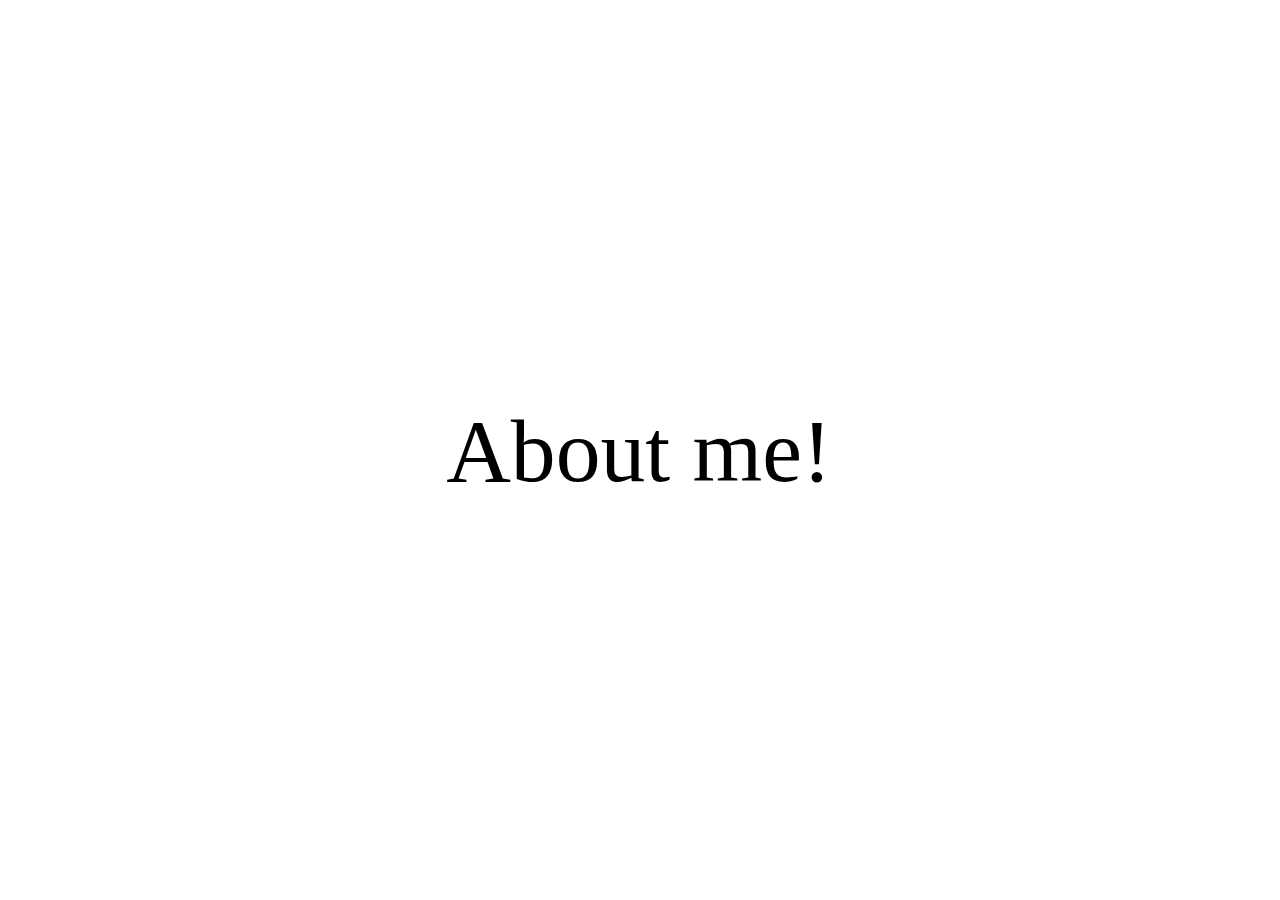
<file: Portfolio_about/index.html>
<!doctype html>
<html lang="ja">
<head>
  <meta charset="utf-8">
  <meta name="viewport" content="width=device-width, initial-scale=1, shrink-to-fit=no">
  
  <link rel="stylesheet" type="text/css" href="css/slick-theme.css">
  <link rel="stylesheet" type="text/css" href="css/slick.css">
  <link rel="stylesheet" href="css/js-stylesheet.css?ver=1.0">
  <link rel="stylesheet" href="css/stylesheet.css?ver=2.0">
  
<script src="js/jquery-3.5.1.js"></script>
<script type="text/javascript" src="js/jquery3.5.1.js"></script>
<script type="text/javascript" src="js/slick.min.js"></script>
<script src="js/jquery-library-1.0.0.js"></script>
  
 <title>About</title>
</head>
<body>
<!-- ヘッダー -->
<div class="header menu">
  <ul>
    <li><a href="https://kobrr.com/Portfolio">Home</a></li>
    <li><a href="https://kobrr.com/Portfolio_about">About</a></li>
    <li><a href="https://kobrr.com/Portfolio_skill">Skill</a></li>
    <li><a href="https://kobrr.com/Portfolio_service">Service</a></li>
    <li><a href="https://kobrr.com/Portfolio_product">Product</a></li>
    <li><a href="https://kobrr.com/Portfolio_contact/index.php">Contact</a></li>
  </ul>
</div>

<h1 class="title"><span>&nbsp;About&nbsp;</span></h1>
<div class="message">
  <!-- <p>はじめまして。<br class="sponly">大関晃司と申します。</p>
  <p>この度はご覧いただきありがとうございます。</p> -->
  <div class="message_image">
    <img src="images/rock heart.JPG" alt="">
    <div class="message_profile">
      <div class="profile profile_comtents">
        Name:<br><br class="sponly">
        Age:<br>
        Residence:<br>
      </div>
      <div class="profile profile_name">
        大関 晃司<br class="sponly">（koji ozeki）<br>
        26<br>
        埼玉県<br class="sponly">さいたま市<br>
      </div>
    </div>
  </div>
  <p>ご満足いただけるものができるよう、日々技術向上に努めております。<br><br>
    大学卒業後、臨床開発モニター（CRA）として、医薬品や健康食品等の開発・研究のモニタリング業務を行っており、<br>現在はHTML/CSSを使用したコーディングやLPの制作、レスポンシブ化等を行っております。<br><br>
    
    ご連絡いただいた際は、その日のうちに必ず対応致します。<br>
    また、納品についても、納期の前までに必ずご提出し、納品後の修正等も、最後まで責任をもって対応させていただきますので、お申し付けください。</p>
</div>


<!-- フッター -->
<div class="footer menu">
  <ul>
    <li><a href="https://kobrr.com/Portfolio">Home</a></li>
    <li><a href="https://kobrr.com/Portfolio_about">About</a></li>
    <li><a href="https://kobrr.com/Portfolio_skill">Skill</a></li>
    <li><a href="https://kobrr.com/Portfolio_service">Service</a></li>
    <li><a href="https://kobrr.com/Portfolio_product">Product</a></li>
    <li><a href="https://kobrr.com/Portfolio_contact/index.php">Contact</a></li>
  </ul>
</div>

<div class="start">
  <section class="main section">
    <span>About me!</span>
  </section>
</div>

<script>
    $(function() {
    setTimeout(function(){
      $('.start section span').fadeIn(1600);
    },1500); //0.5秒後にフェードイン
    setTimeout(function(){
      $('.start').fadeOut(500);
    },2000); //2.5秒後にフェードアウト
  });
</script>

</body>
</file>
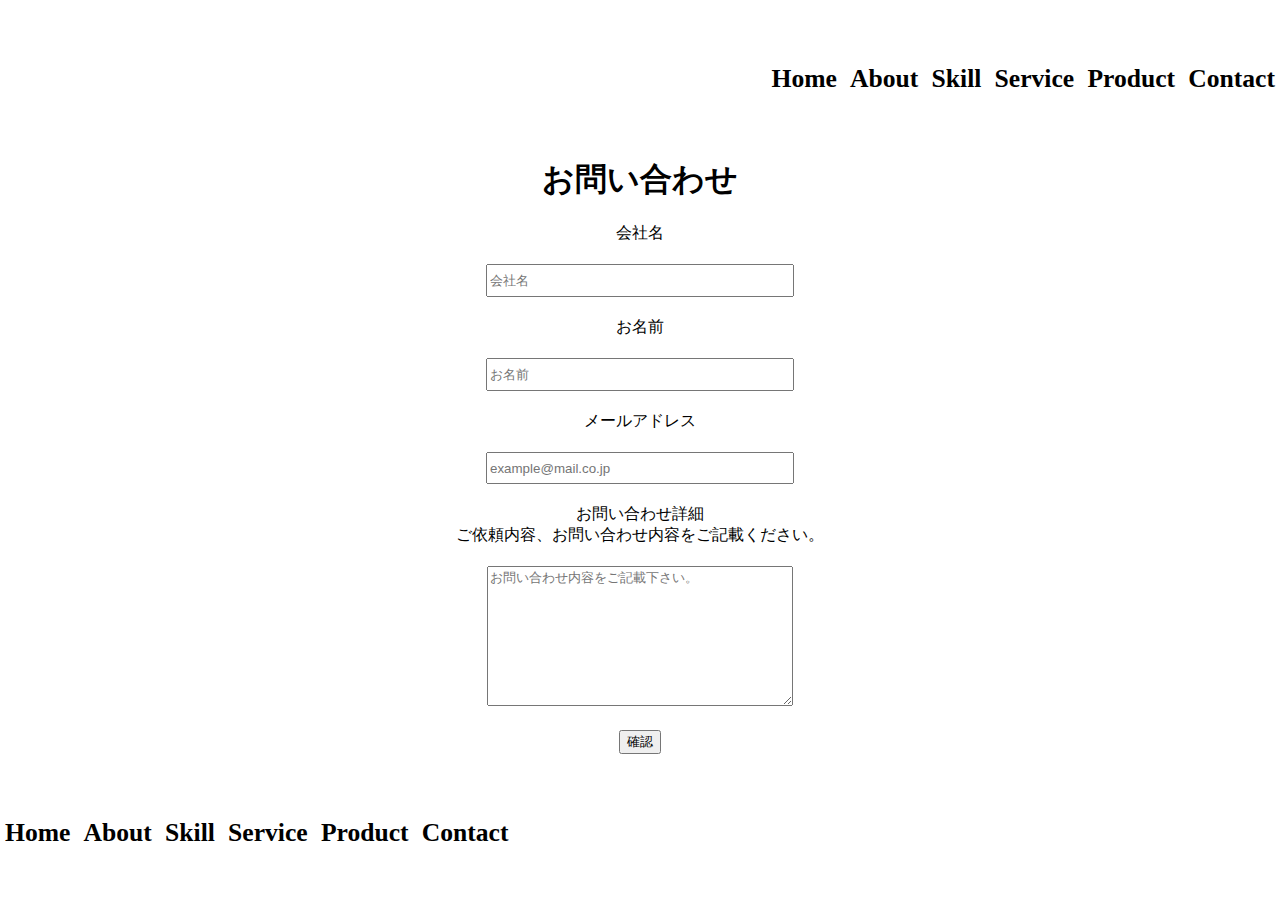
<file: Portfolio_contact/index.html>
<!doctype html>
<html lang="ja">
<head>
  <meta charset="utf-8">
  <meta name="viewport" content="width=device-width, initial-scale=1, shrink-to-fit=no">

  <link rel="stylesheet" href="css/stylesheet.css">
  
<script src="js/jquery-3.5.1.js"></script>
<script type="text/javascript" src="http://ajax.googleapis.com/ajax/libs/jquery/1.7.1/jquery.min.js"></script>
<script type="text/javascript" src="js/slick.min.js"></script>
<script src="js/jquery-library-1.0.0.js"></script>
  
 <title>LP</title>
</head>
<body>
  <div class="header menu">
    <ul>
      <li><a href="https://kobrr.com/Portfolio">Home</a></li>
      <li><a href="https://kobrr.com/Portfolio_about">About</a></li>
      <li><a href="https://kobrr.com/Portfolio_skill">Skill</a></li>
      <li><a href="https://kobrr.com/Portfolio_service">Service</a></li>
      <li><a href="https://kobrr.com/Portfolio_product">Product</a></li>
      <li><a href="https://kobrr.com/Portfolio_contact">Contact</a></li>
    </ul>
  </div>

  <form action="./confirm.php" method="post">
    <div class="contact">
    <h1>お問い合わせ</h1>
      <label for="form-company" class="form_title">
        &nbsp;&nbsp;会社名&nbsp;&nbsp;
      </label>
      <p><input id="form-company" type="text" name="form-company" placeholder="会社名" required="" class="company input_text"></p>
      
      <label for="form-name" class="form_title">
        &nbsp;&nbsp;お名前&nbsp;&nbsp;
      </label>
      <p><input id="form-name" type="text" name="form-name" placeholder="お名前" required="" class="yourname input_text"></p>
    
      <label for="form-mail" class="form_title">
        &nbsp;&nbsp;メールアドレス&nbsp;&nbsp;
      </label>
      <p><input id="form-mail" type="email" name="form-mail" placeholder="example@mail.co.jp" required="" class="email input_text"></p>
    
      <label for="form-inquiry" class="form_title">
        &nbsp;&nbsp;お問い合わせ詳細&nbsp;&nbsp;
      </label>
      <p class="form-detailcontents">ご依頼内容、お問い合わせ内容を<br class="spOnly">ご記載ください。</p>
      <p><textarea id="form-inquiry" name="form-inquiry" placeholder="お問い合わせ内容をご記載下さい。" required="" class="free_text input_text"></textarea></p>
    <button type="submit" name="button" value="確認" >確認</button>
    </div>
  </form>

  <div class="footer menu">
    <ul>
      <li><a href="https://kobrr.com/Portfolio">Home</a></li>
      <li><a href="https://kobrr.com/Portfolio_about">About</a></li>
      <li><a href="https://kobrr.com/Portfolio_skill">Skill</a></li>
      <li><a href="https://kobrr.com/Portfolio_service">Service</a></li>
      <li><a href="https://kobrr.com/Portfolio_product">Product</a></li>
      <li><a href="https://kobrr.com/Portfolio_contact">Contact</a></li>
    </ul>
  </div>

</body>
</file>
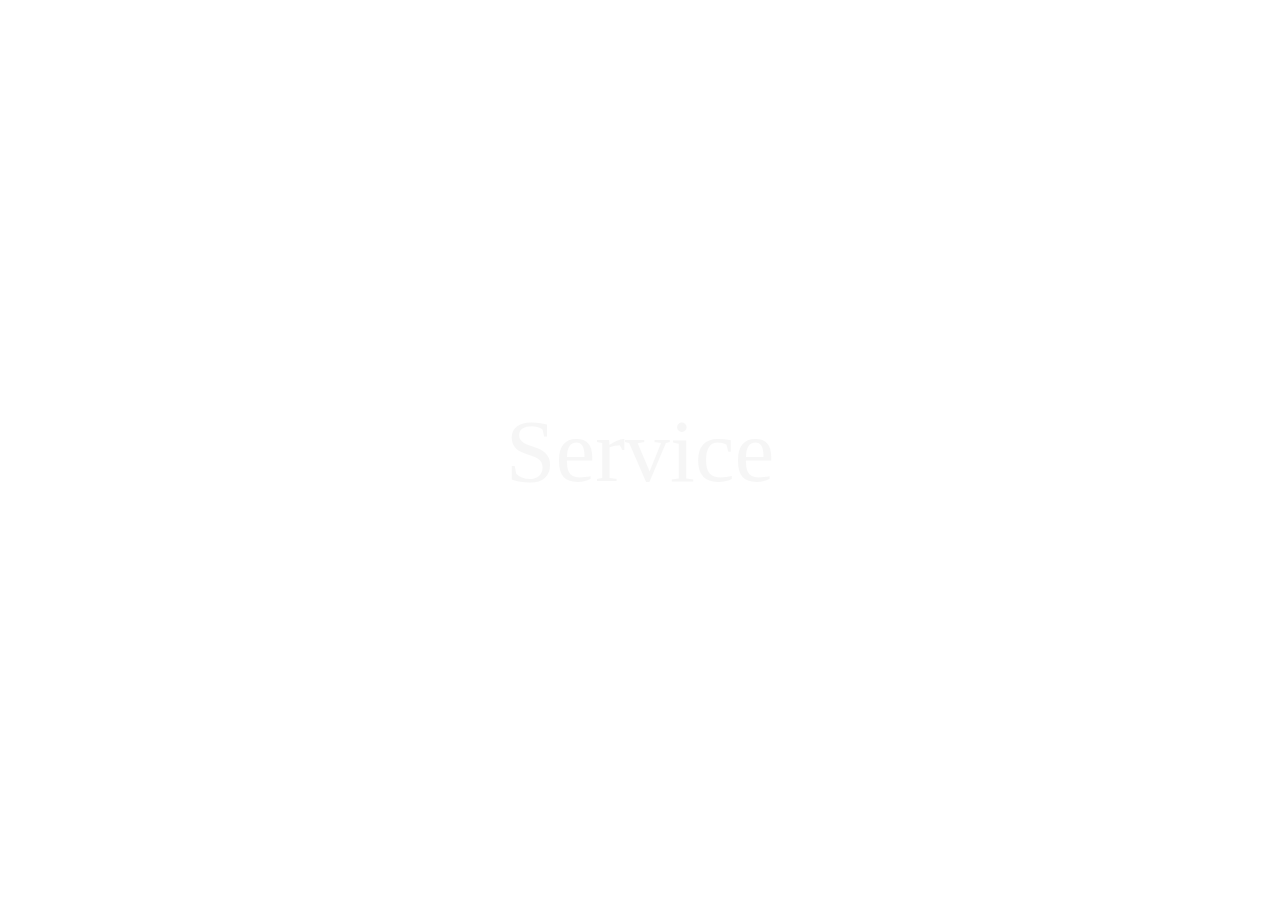
<file: Portfolio_service/index.html>
<!doctype html>
<html lang="ja">
<head>
  <meta charset="utf-8">
  <meta name="viewport" content="width=device-width, initial-scale=1, shrink-to-fit=no">
  
  <link rel="stylesheet" type="text/css" href="css/slick-theme.css">
  <link rel="stylesheet" type="text/css" href="css/slick.css">
  <link rel="stylesheet" href="css/stylesheet.css?ver=1.0">
  <link rel="stylesheet" href="css/js-stylesheet.css?ver=1.0">
  
<script src="js/jquery-3.5.1.js"></script>
<script type="text/javascript" src="http://ajax.googleapis.com/ajax/libs/jquery/1.7.1/jquery.min.js"></script>
<script type="text/javascript" src="js/slick.min.js"></script>
<script src="js/jquery-library-1.0.0.js"></script>
  
 <title>Service</title>
</head>
<body>
<!-- ヘッダー -->
<div class="header menu">
  <ul>
    <li><a href="https://kobrr.com/Portfolio">Home</a></li>
    <li><a href="https://kobrr.com/Portfolio_about">About</a></li>
    <li><a href="https://kobrr.com/Portfolio_skill">Skill</a></li>
    <li><a href="https://kobrr.com/Portfolio_service">Service</a></li>
    <li><a href="https://kobrr.com/Portfolio_product">Product</a></li>
    <li><a href="https://kobrr.com/Portfolio_contact/index.php">Contact</a></li>
  </ul>
</div>

<h1 class="title"><span>&nbsp;Service&nbsp;</span></h1>

<div class="Service">
  <p>HTML・CSS・jQueryによりレスポンシブデザインや動きのあるサイトを作成します。<br>
  ご希望に沿ったものを作成できるよう、日々技術向上に努めております。<br><br>
  ワイヤー、ラフ案等がなくても一度ご相談ください。<br>
  <span>■お問い合わせは<a href="https://kobrr.com/Portfolio_contact/index.php">こちら</a></span><br><br>
  ご相談いただけましたらイメージやコンセプト等からご提案させていただきますので、お気軽にお問い合わせください。<br><br>
  ※ 過去の制作は「<a href="https://kobrr.com/Portfolio_product">Product</a>」にございますので、ご査収いただけますと幸いでございます。
  </p>
  <div class="Service_contents">
    <img src="images/service-html.png" >
    <img src="images/service-css.png">
    <img src="images/service-jQuery.png">
  </div>
</div>


<!-- フッター -->
<div class="footer menu">
  <ul>
    <li><a href="https://kobrr.com/Portfolio">Home</a></li>
    <li><a href="https://kobrr.com/Portfolio_about">About</a></li>
    <li><a href="https://kobrr.com/Portfolio_skill">Skill</a></li>
    <li><a href="https://kobrr.com/Portfolio_service">Service</a></li>
    <li><a href="https://kobrr.com/Portfolio_product">Product</a></li>
    <li><a href="https://kobrr.com/Portfolio_contact/index.php">Contact</a></li>
  </ul>
</div>

<div class="start">
  <p>Service</p>
</div>

<script>
  $(function() {
    setTimeout(function(){
      $('.start p').fadeIn(1600);
    },500); //0.5秒後にフェードイン
    setTimeout(function(){
      $('.start').fadeOut(500);
    },2500); //2.5秒後にフェードアウト
  });
</script>

</body>
</file>
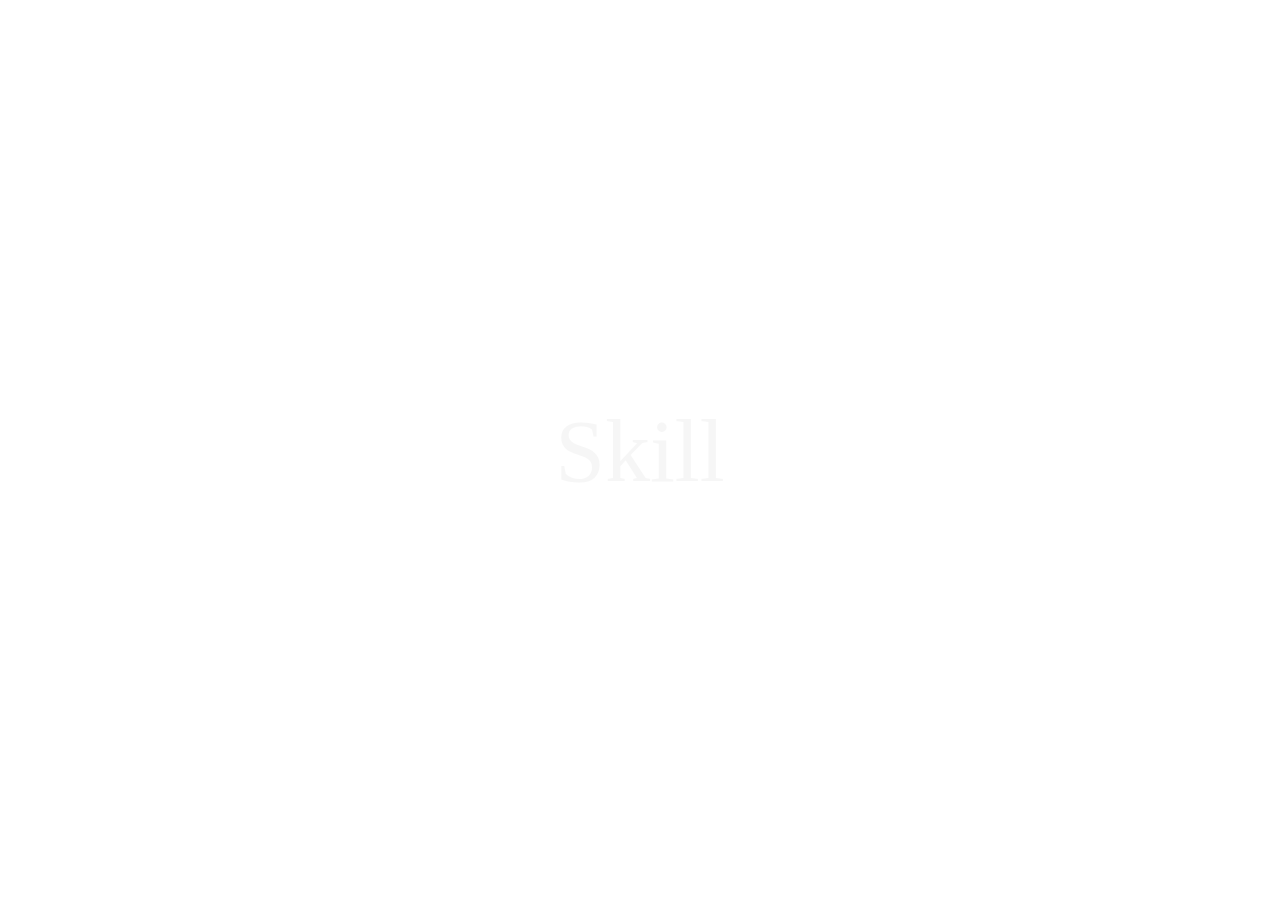
<file: Portfolio_skill/index.html>
<!doctype html>
<html lang="ja">
<head>
  <meta charset="utf-8">
  <meta name="viewport" content="width=device-width, initial-scale=1, shrink-to-fit=no">
  
  <link rel="stylesheet" type="text/css" href="css/slick-theme.css">
  <link rel="stylesheet" type="text/css" href="css/slick.css">
  <link rel="stylesheet" href="css/stylesheet.css?ver=1.0">
  <link rel="stylesheet" href="css/js-stylesheet.css?ver=1.0">
  
<script src="js/jquery-3.5.1.js"></script>
<script type="text/javascript" src="http://ajax.googleapis.com/ajax/libs/jquery/1.7.1/jquery.min.js"></script>
<script type="text/javascript" src="js/slick.min.js"></script>
<script src="js/jquery-library-1.0.0.js"></script>
  
 <title>Skill</title>
</head>
<body>
<!-- ヘッダー -->
<div class="header menu">
  <ul>
    <li><a href="https://kobrr.com/Portfolio">Home</a></li>
    <li><a href="https://kobrr.com/Portfolio_about">About</a></li>
    <li><a href="https://kobrr.com/Portfolio_skill">Skill</a></li>
    <li><a href="https://kobrr.com/Portfolio_service">Service</a></li>
    <li><a href="https://kobrr.com/Portfolio_product">Product</a></li>
    <li><a href="https://kobrr.com/Portfolio_contact/index.php">Contact</a></li>
  </ul>
</div>

<h1 class="title"><span>&nbsp;Skill&nbsp;</span></h1>

<div class="skill">
  <p>HTML・CSS・jQueryによりレスポンシブデザインや動きのあるサイトを作成できます。<br>
    過去の制作は「<a href="https://kobrr.com/Portfolio_product">Product</a>」にございますので、ご査収いただけますと幸いでございます。
  </p>
  <div class="skill_contents">
    <img src="images/skill-html.png" >
    <img src="images/skill-css.png">
    <img src="images/skill-jQuery.png">
  </div>
</div>


<!-- フッター -->
<div class="footer menu">
  <ul>
    <li><a href="https://kobrr.com/Portfolio">Home</a></li>
    <li><a href="https://kobrr.com/Portfolio_about">About</a></li>
    <li><a href="https://kobrr.com/Portfolio_skill">Skill</a></li>
    <li><a href="https://kobrr.com/Portfolio_service">Service</a></li>
    <li><a href="https://kobrr.com/Portfolio_product">Product</a></li>
    <li><a href="https://kobrr.com/Portfolio_contact/index.php">Contact</a></li>
  </ul>
</div>

<div class="start">
  <p>Skill</p>
</div>

<script>
  $(function() {
    setTimeout(function(){
      $('.start p').fadeIn(1600);
    },500); //0.5秒後にフェードイン
    setTimeout(function(){
      $('.start').fadeOut(500);
    },2500); //2.5秒後にフェードアウト
  });
</script>

</body>
</file>
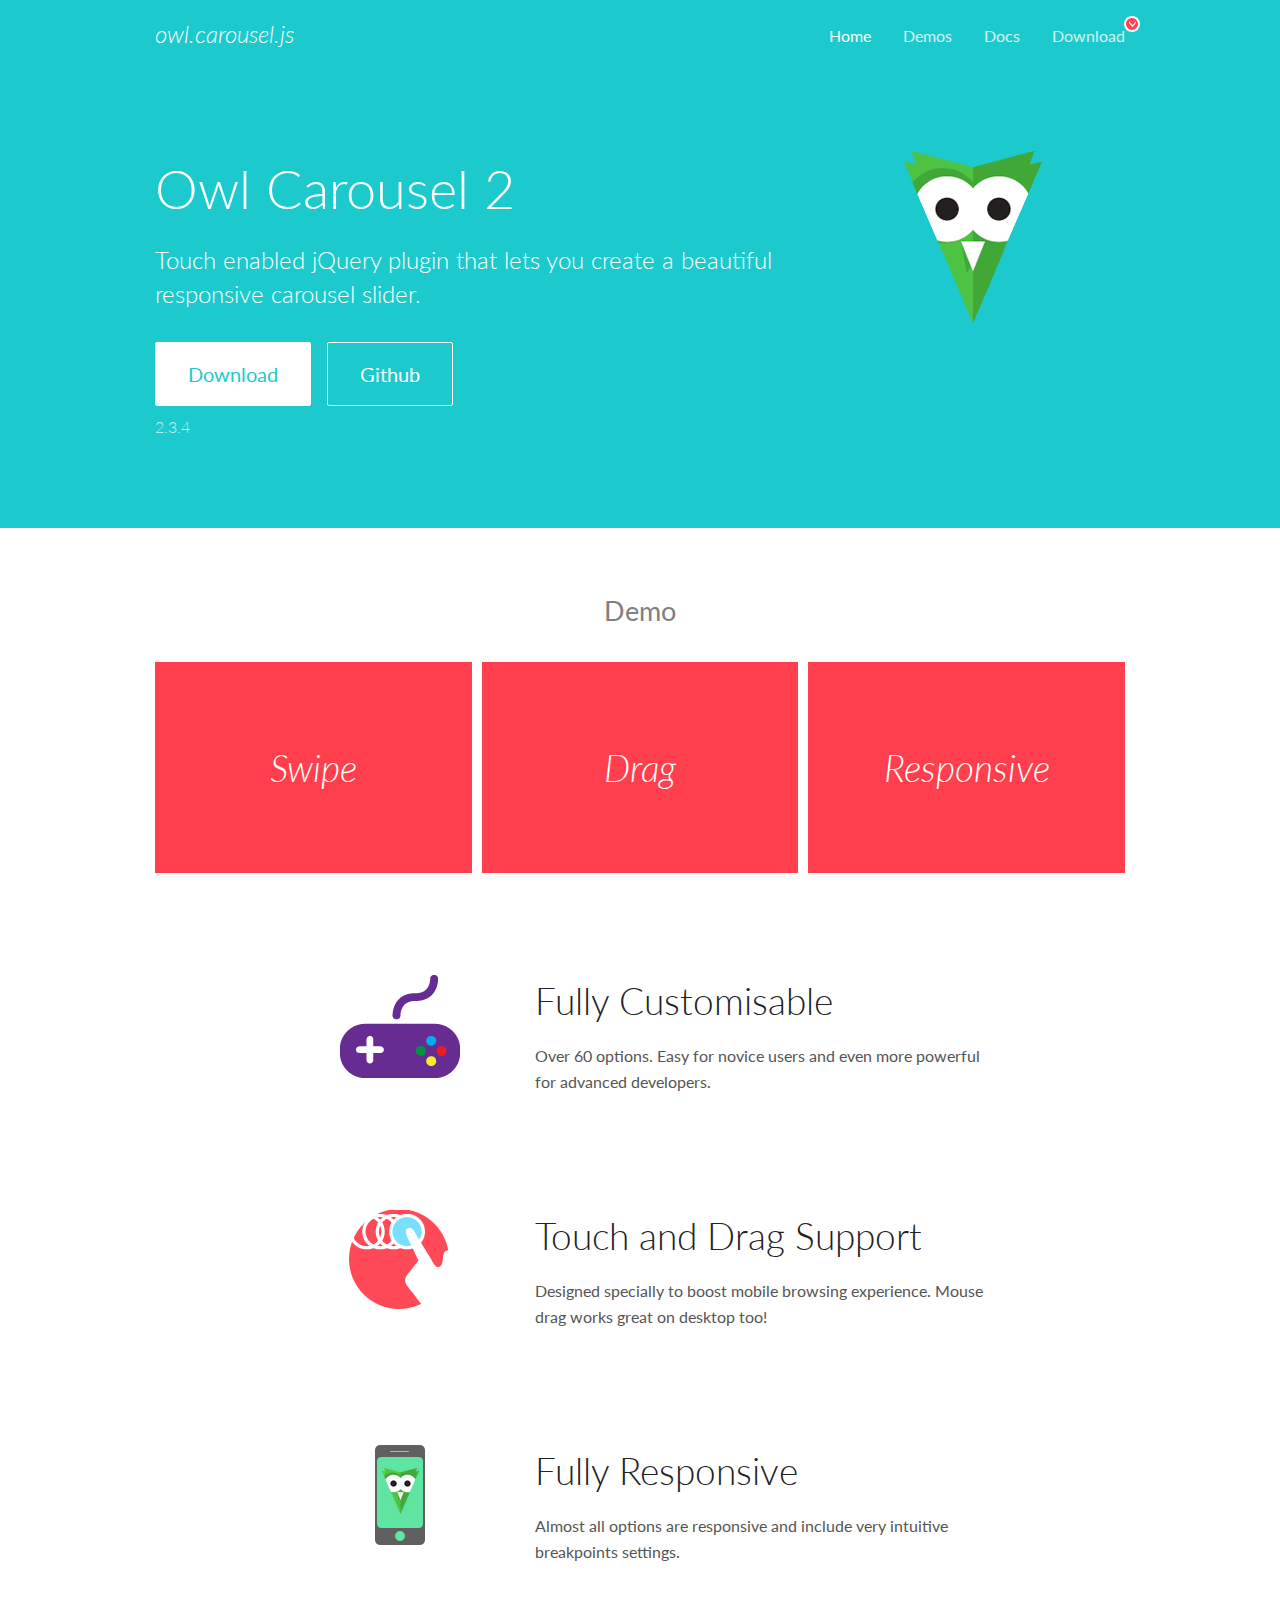
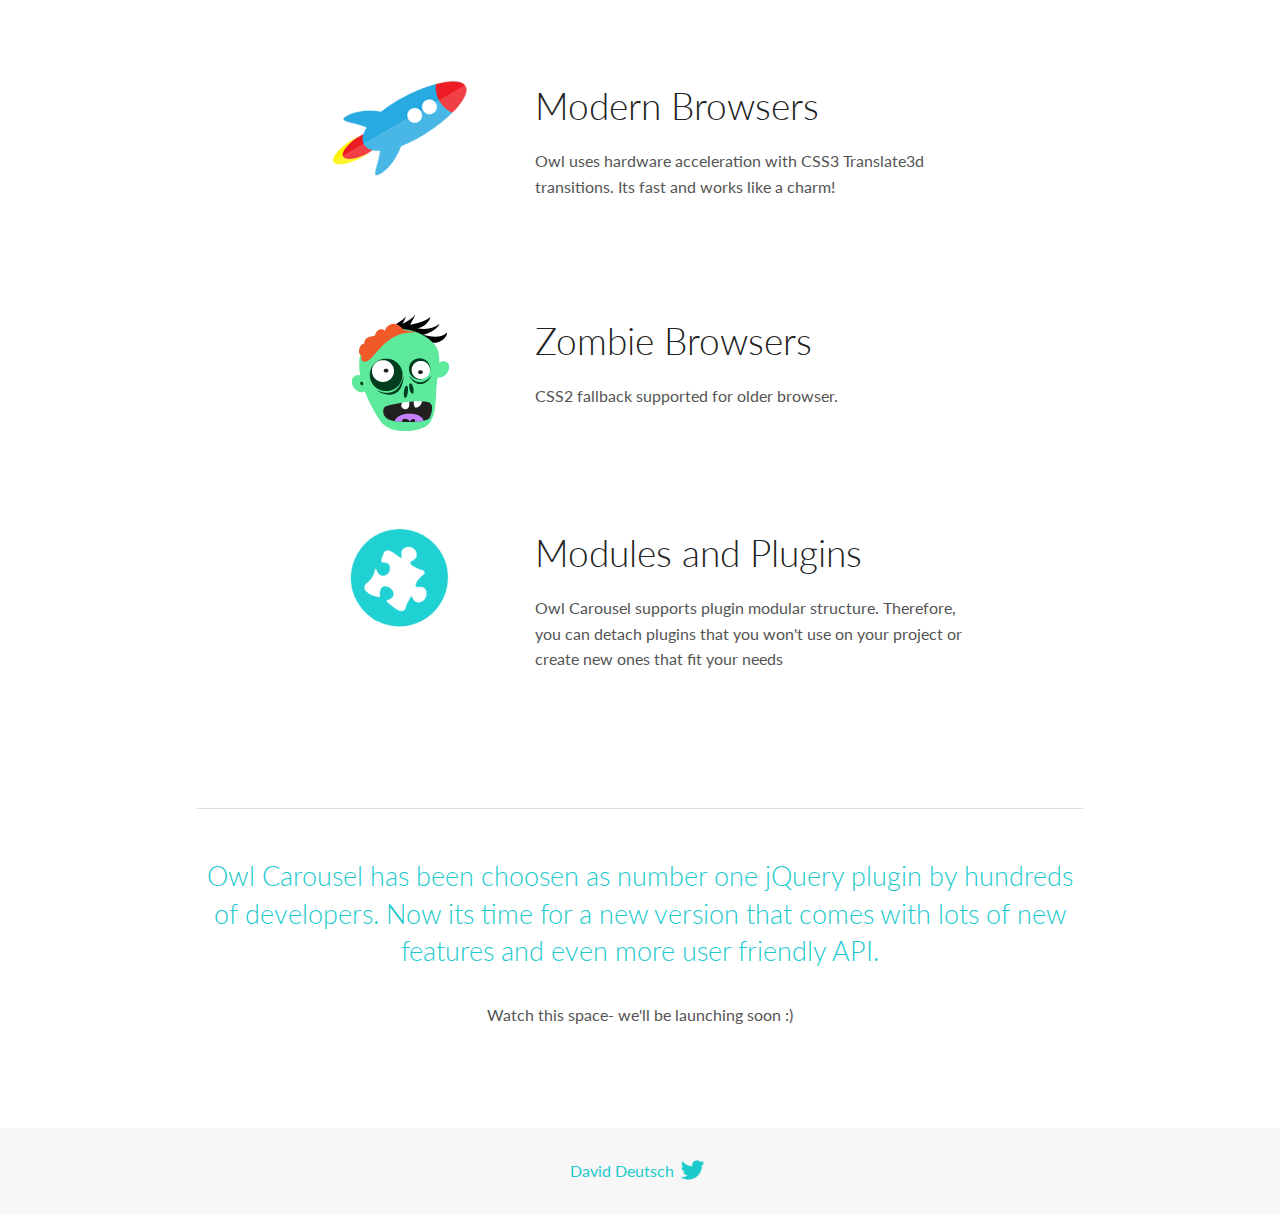
<file: OwlCarousel2-2.3.4/docs/index.html>
<!DOCTYPE html>
<html lang="en">
  <head>

    <!-- head -->
    <meta charset="utf-8">
    <meta name="msapplication-tap-highlight" content="no" />
    <meta name="viewport" content="width=device-width, initial-scale=1.0" />
    <meta name="description" content="Touch enabled jQuery plugin that lets you create beautiful responsive carousel slider.">
    <meta name="author" content="David Deutsch">
    <title>
      Home | Owl Carousel | 2.3.4
    </title>

    <!-- Stylesheets -->
    <link href='https://fonts.googleapis.com/css?family=Lato:300,400,700,400italic,300italic' rel='stylesheet' type='text/css'>
    <link rel="stylesheet" href="assets/css/docs.theme.min.css">

    <!-- Owl Stylesheets -->
    <link rel="stylesheet" href="assets/owlcarousel/assets/owl.carousel.min.css">
    <link rel="stylesheet" href="assets/owlcarousel/assets/owl.theme.default.min.css">

    <!-- HTML5 shim and Respond.js IE8 support of HTML5 elements and media queries -->

    <!--[if lt IE 9]>
      <script src="https://oss.maxcdn.com/libs/html5shiv/3.7.0/html5shiv.js"></script>
      <script src="https://oss.maxcdn.com/libs/respond.js/1.3.0/respond.min.js"></script>
    <![endif]-->

    <!-- Favicons -->
    <link rel="apple-touch-icon-precomposed" sizes="144x144" href="assets/ico/apple-touch-icon-144-precomposed.png">
    <link rel="shortcut icon" href="assets/ico/favicon.png">
    <link rel="shortcut icon" href="favicon.ico">

    <!-- Yeah i know js should not be in header. Its required for demos.-->

    <!-- javascript -->
    <script src="assets/vendors/jquery.min.js"></script>
    <script src="assets/owlcarousel/owl.carousel.js"></script>
  </head>
  <body>

    <!-- header -->
    <header class="header">
      <div class="row">
        <div class="large-12 columns">
          <div class="brand left">
            <h3>
              <a href="/OwlCarousel2/">owl.carousel.js</a> 
            </h3>
          </div>
          <a id="toggle-nav" class="right">
            <span></span> <span></span> <span></span> 
          </a> 
          <div class="nav-bar">
            <ul class="clearfix">
              <li class="active">
                <a href="/OwlCarousel2/index.html">Home</a> 
              </li>
              <li> <a href="/OwlCarousel2/demos/demos.html">Demos</a>  </li>
              <li> <a href="/OwlCarousel2/docs/started-welcome.html">Docs</a>  </li>
              <li>
                <a href="https://github.com/OwlCarousel2/OwlCarousel2/archive/2.3.4.zip">Download</a> 
                <span class="download"></span> 
              </li>
            </ul>
          </div>
        </div>
      </div>
    </header>

    <!-- home panel -->
    <section id="hero">
      <div class="row">
        <div class="large-8 medium-8 columns">
          <h1>Owl Carousel 2</h1>
          <h4>Touch enabled jQuery plugin that lets you create a beautiful responsive carousel slider.</h4>
          <a href="https://github.com/OwlCarousel2/OwlCarousel2/archive/2.3.4.zip" class="hero-button">Download</a> 
          <a href="https://github.com/OwlCarousel2/OwlCarousel2" class="hero-button outline">Github</a> 
          <p>2.3.4</p>
        </div>
        <div class="large-4 medium-4 columns">
          <img class="owl-logo" src="assets/img/owl-logo.png" alt="mr. Owl">
        </div>
      </div>
    </section>

    <!-- body -->
    <div class="home-demo">
      <div class="row">
        <div class="large-12 columns">
          <h3>Demo</h3>
          <div class="owl-carousel">
            <div class="item">
              <h2>Swipe</h2>
            </div>
            <div class="item">
              <h2>Drag</h2>
            </div>
            <div class="item">
              <h2>Responsive</h2>
            </div>
            <div class="item">
              <h2>CSS3</h2>
            </div>
            <div class="item">
              <h2>Fast</h2>
            </div>
            <div class="item">
              <h2>Easy</h2>
            </div>
            <div class="item">
              <h2>Free</h2>
            </div>
            <div class="item">
              <h2>Upgradable</h2>
            </div>
            <div class="item">
              <h2>Tons of options</h2>
            </div>
            <div class="item">
              <h2>Infinity</h2>
            </div>
            <div class="item">
              <h2>Auto Width</h2>
            </div>
          </div>
        </div>
      </div>
    </div>
    <script>
      var owl = $('.owl-carousel');
      owl.owlCarousel({
        margin: 10,
        loop: true,
        responsive: {
          0: {
            items: 1
          },
          600: {
            items: 2
          },
          1000: {
            items: 3
          }
        }
      })
    </script>

    <!-- features -->
    <div id="features">
      <div class="row">
        <div class="small-12 medium-9 small-centered columns">
          <section class="row feature">
            <div class="medium-4 small-12 columns">
              <img src="assets/img/feature-options.png" alt="">
            </div>
            <div class="medium-8 small-12 columns">
              <h2>Fully Customisable</h2>
              <p>Over 60 options. Easy for novice users and even more powerful for advanced developers.</p>
            </div>
          </section>
          <section class="row feature">
            <div class="medium-4 small-12 columns">
              <img src="assets/img/feature-drag.png" alt="">
            </div>
            <div class="medium-8 small-12 columns">
              <h2>Touch and Drag Support</h2>
              <p>Designed specially to boost mobile browsing experience. Mouse drag works great on desktop too!</p>
            </div>
          </section>
          <section class="row feature">
            <div class="medium-4 small-12 columns">
              <img src="assets/img/feature-responsive.png" alt="">
            </div>
            <div class="medium-8 small-12 columns">
              <h2>Fully Responsive</h2>
              <p>Almost all options are responsive and include very intuitive breakpoints settings.</p>
            </div>
          </section>
          <section class="row feature">
            <div class="medium-4 small-12 columns">
              <img src="assets/img/feature-modern.png" alt="">
            </div>
            <div class="medium-8 small-12 columns">
              <h2>Modern Browsers</h2>
              <p>Owl uses hardware acceleration with CSS3 Translate3d transitions. Its fast and works like a charm! </p>
            </div>
          </section>
          <section class="row feature">
            <div class="medium-4 small-12 columns">
              <img src="assets/img/feature-zombie.png" alt="">
            </div>
            <div class="medium-8 small-12 columns">
              <h2>Zombie Browsers</h2>
              <p>CSS2 fallback supported for older browser.</p>
            </div>
          </section>
          <section class="row feature">
            <div class="medium-4 small-12 columns">
              <img src="assets/img/feature-module.png" alt="">
            </div>
            <div class="medium-8 small-12 columns">
              <h2>Modules and Plugins</h2>
              <p>Owl Carousel supports plugin modular structure. Therefore, you can detach plugins that you won&#x27;t use on your project or create new ones that fit your needs</p>
            </div>
          </section>
        </div>
      </div>
    </div>

    <!-- footer -->
    <section id="teaser-text">
      <div class="row">
        <div class="small-12 medium-11 small-centered columns">
          <hr>
          <h3 id="owl-carousel-has-been-choosen-as-number-one-jquery-plugin-by-hundreds-of-developers-now-its-time-for-a-new-version-that-comes-with-lots-of-new-features-and-even-more-user-friendly-api-">Owl Carousel has been choosen as number one jQuery plugin by hundreds of developers. Now its time for a new version that comes with lots of new features and even more user friendly API.</h3>
          <p>Watch this space- we&#39;ll be launching soon :)</p>
        </div>
      </div>
    </section>

    <!-- footer -->
    <footer class="footer">
      <div class="row">
        <div class="large-12 columns">
          <h5>
            <a href="/OwlCarousel2/docs/support-contact.html">David Deutsch</a> 
            <a id="custom-tweet-button" href="https://twitter.com/share?url=https://github.com/OwlCarousel2/OwlCarousel2&text=Owl Carousel - This is so awesome! " target="_blank"></a> 
          </h5>
        </div>
      </div>
    </footer>

    <!-- vendors -->
    <script src="assets/vendors/highlight.js"></script>
    <script src="assets/js/app.js"></script>
  </body>
</html>
</file>
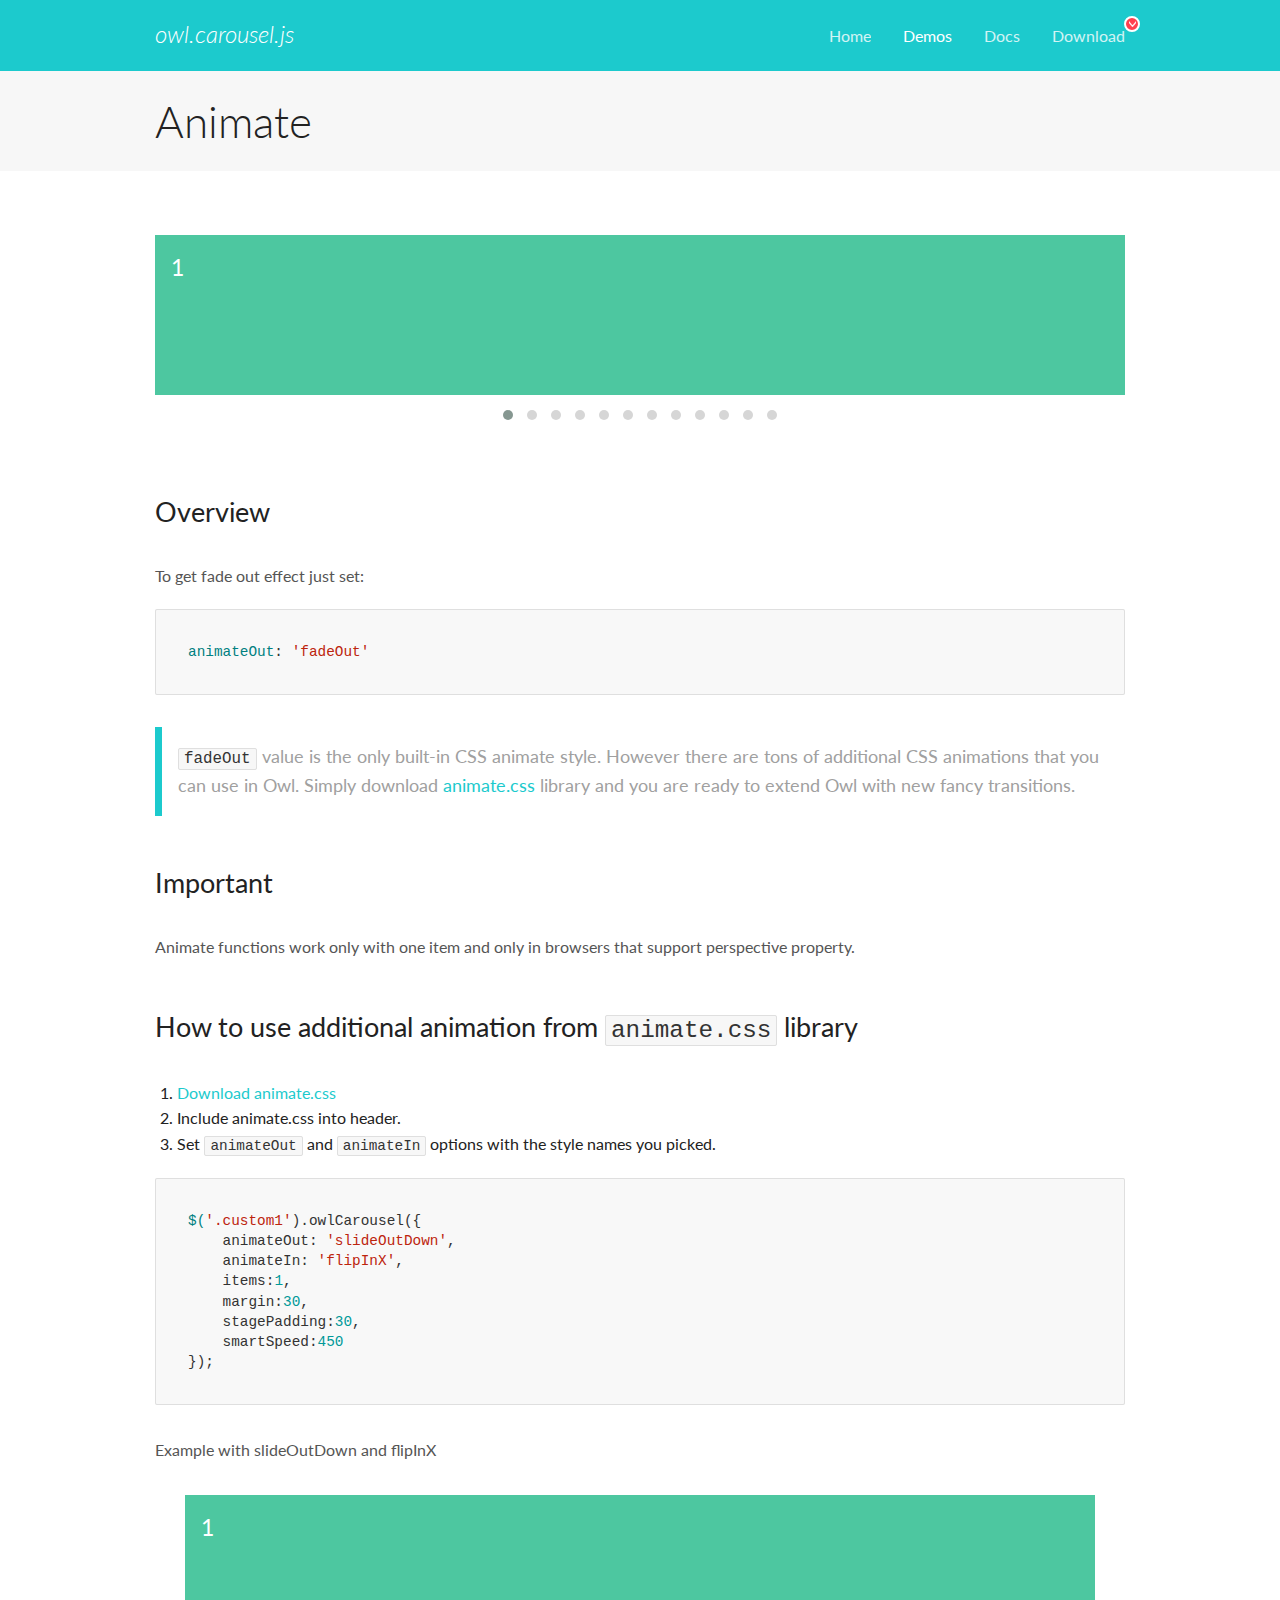
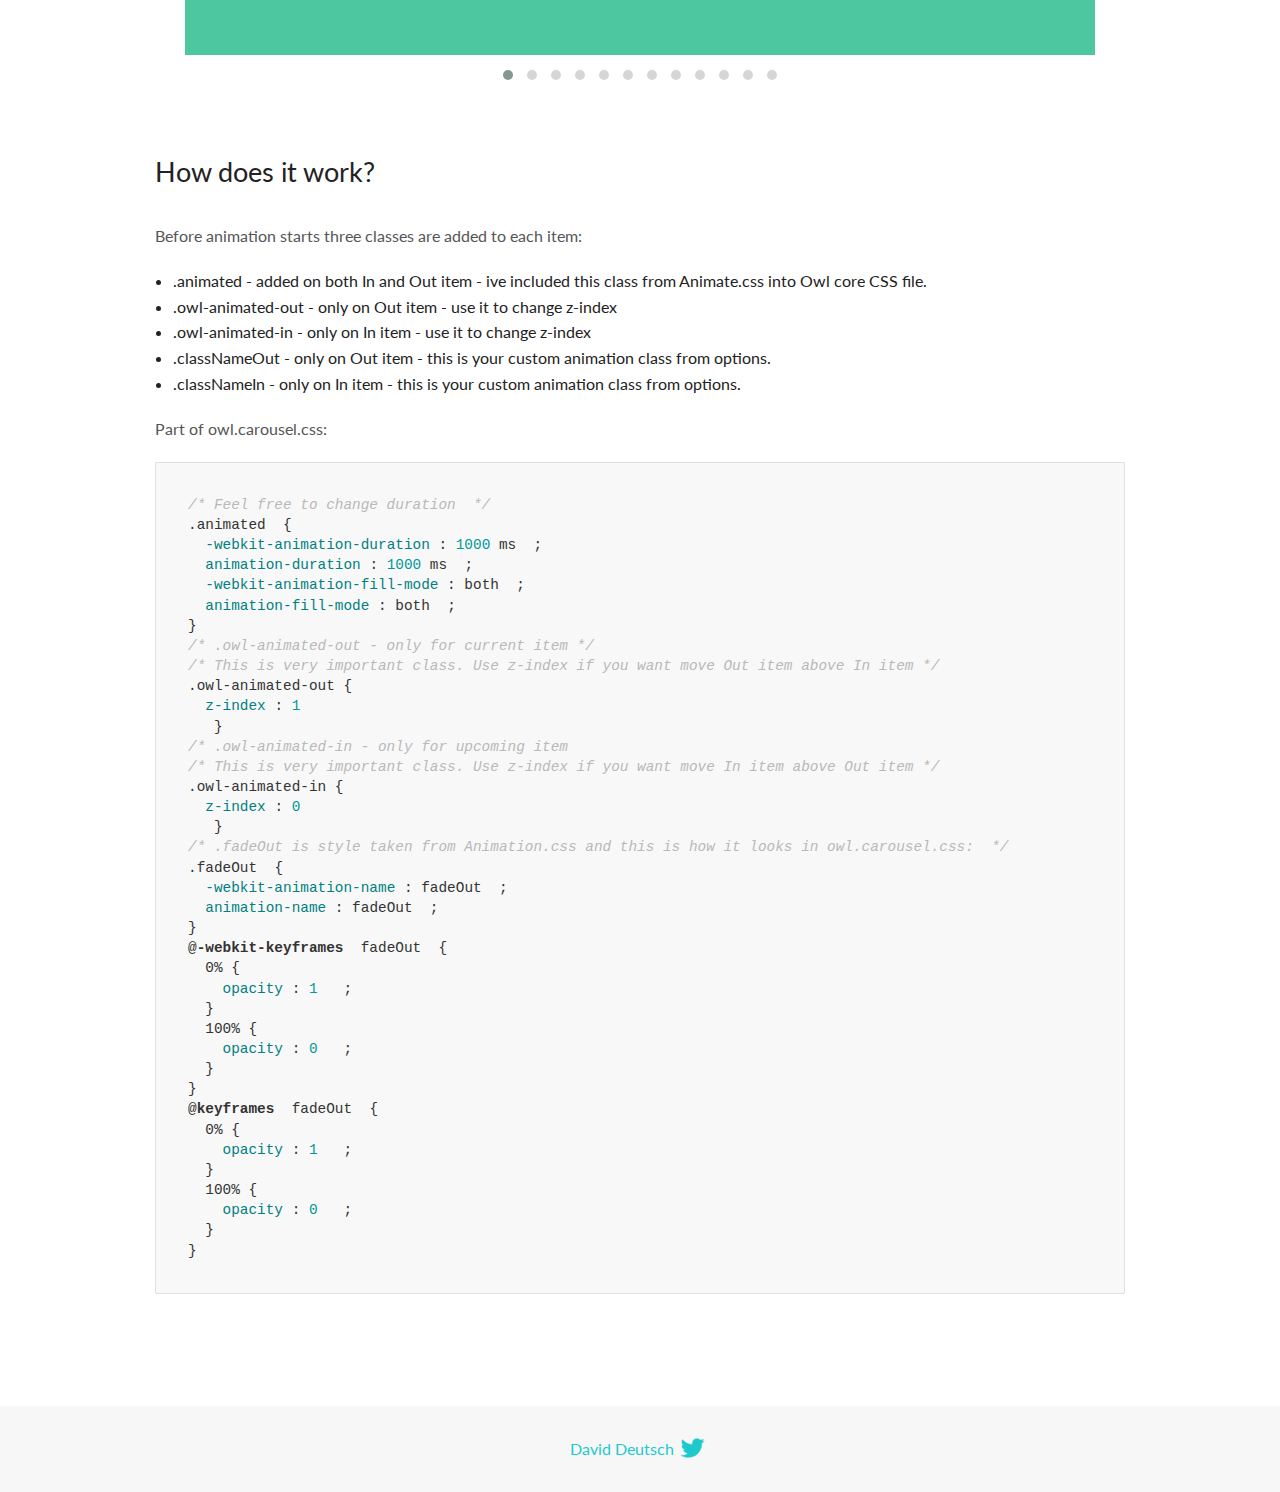
<file: OwlCarousel2-2.3.4/docs/demos/animate.html>
<!DOCTYPE html>
<html lang="en">
  <head>

    <!-- head -->
    <meta charset="utf-8">
    <meta name="msapplication-tap-highlight" content="no" />
    <meta name="viewport" content="width=device-width, initial-scale=1.0" />
    <meta name="description" content="Animate carousel">
    <meta name="author" content="David Deutsch">
    <title>
      Animate Demo | Owl Carousel | 2.3.4
    </title>

    <!-- Stylesheets -->
    <link href='https://fonts.googleapis.com/css?family=Lato:300,400,700,400italic,300italic' rel='stylesheet' type='text/css'>
    <link rel="stylesheet" href="../assets/css/docs.theme.min.css">

    <!-- Owl Stylesheets -->
    <link rel="stylesheet" href="../assets/owlcarousel/assets/owl.carousel.min.css">
    <link rel="stylesheet" href="../assets/owlcarousel/assets/owl.theme.default.min.css">

    <!-- HTML5 shim and Respond.js IE8 support of HTML5 elements and media queries -->

    <!--[if lt IE 9]>
      <script src="https://oss.maxcdn.com/libs/html5shiv/3.7.0/html5shiv.js"></script>
      <script src="https://oss.maxcdn.com/libs/respond.js/1.3.0/respond.min.js"></script>
    <![endif]-->

    <!-- Favicons -->
    <link rel="apple-touch-icon-precomposed" sizes="144x144" href="../assets/ico/apple-touch-icon-144-precomposed.png">
    <link rel="shortcut icon" href="../assets/ico/favicon.png">
    <link rel="shortcut icon" href="favicon.ico">

    <!-- Yeah i know js should not be in header. Its required for demos.-->

    <!-- javascript -->
    <script src="../assets/vendors/jquery.min.js"></script>
    <script src="../assets/owlcarousel/owl.carousel.js"></script>
  </head>
  <body>

    <!-- header -->
    <header class="header">
      <div class="row">
        <div class="large-12 columns">
          <div class="brand left">
            <h3>
              <a href="/OwlCarousel2/">owl.carousel.js</a> 
            </h3>
          </div>
          <a id="toggle-nav" class="right">
            <span></span> <span></span> <span></span> 
          </a> 
          <div class="nav-bar">
            <ul class="clearfix">
              <li> <a href="/OwlCarousel2/index.html">Home</a>  </li>
              <li class="active">
                <a href="/OwlCarousel2/demos/demos.html">Demos</a> 
              </li>
              <li> <a href="/OwlCarousel2/docs/started-welcome.html">Docs</a>  </li>
              <li>
                <a href="https://github.com/OwlCarousel2/OwlCarousel2/archive/2.3.4.zip">Download</a> 
                <span class="download"></span> 
              </li>
            </ul>
          </div>
        </div>
      </div>
    </header>

    <!-- title -->
    <section class="title">
      <div class="row">
        <div class="large-12 columns">
          <h1>Animate</h1>
        </div>
      </div>
    </section>

    <!--  Demos -->
    <section id="demos">
      <div class="row">
        <div class="large-12 columns">
          <div class="fadeOut owl-carousel owl-theme">
            <div class="item">
              <h4>1</h4>
            </div>
            <div class="item">
              <h4>2</h4>
            </div>
            <div class="item">
              <h4>3</h4>
            </div>
            <div class="item">
              <h4>4</h4>
            </div>
            <div class="item">
              <h4>5</h4>
            </div>
            <div class="item">
              <h4>6</h4>
            </div>
            <div class="item">
              <h4>7</h4>
            </div>
            <div class="item">
              <h4>8</h4>
            </div>
            <div class="item">
              <h4>9</h4>
            </div>
            <div class="item">
              <h4>10</h4>
            </div>
            <div class="item">
              <h4>11</h4>
            </div>
            <div class="item">
              <h4>12</h4>
            </div>
          </div>
          <h3 id="overview">Overview</h3>
          <p>To get fade out effect just set:</p>
          <pre><code>animateOut: &#39;fadeOut&#39;</code></pre>
          <blockquote>
            <p><code>fadeOut</code> value is the only built-in CSS animate style. However there are tons of additional CSS animations that you can use in Owl. Simply download
              <a href="https://daneden.github.io/animate.css/">animate.css</a>  library and you are ready to extend Owl with new fancy transitions.</p>
          </blockquote>
          <h3 id="important">Important</h3>
          <p>Animate functions work only with one item and only in browsers that support perspective property.</p>
          <h3 id="how-to-use-additional-animation-from-animate-css-library">How to use additional animation from <code>animate.css</code> library</h3>
          <ol>
            <li> <a href="https://daneden.github.io/animate.css/">Download animate.css</a>  </li>
            <li>Include animate.css into header.</li>
            <li>Set <code>animateOut</code> and <code>animateIn</code> options with the style names you picked.</li>
          </ol>
          <pre><code>$(&#39;.custom1&#39;).owlCarousel({
    animateOut: &#39;slideOutDown&#39;,
    animateIn: &#39;flipInX&#39;,
    items:1,
    margin:30,
    stagePadding:30,
    smartSpeed:450
});</code></pre>
          <p>Example with slideOutDown and flipInX</p>
          <div class="custom1 owl-carousel owl-theme">
            <div class="item">
              <h4>1</h4>
            </div>
            <div class="item">
              <h4>2</h4>
            </div>
            <div class="item">
              <h4>3</h4>
            </div>
            <div class="item">
              <h4>4</h4>
            </div>
            <div class="item">
              <h4>5</h4>
            </div>
            <div class="item">
              <h4>6</h4>
            </div>
            <div class="item">
              <h4>7</h4>
            </div>
            <div class="item">
              <h4>8</h4>
            </div>
            <div class="item">
              <h4>9</h4>
            </div>
            <div class="item">
              <h4>10</h4>
            </div>
            <div class="item">
              <h4>11</h4>
            </div>
            <div class="item">
              <h4>12</h4>
            </div>
          </div>
          <h3 id="how-does-it-work-">How does it work?</h3>
          <p>Before animation starts three classes are added to each item:</p>
          <ul>
            <li>.animated - added on both In and Out item - ive included this class from Animate.css into Owl core CSS file.</li>
            <li>.owl-animated-out - only on Out item - use it to change z-index</li>
            <li>.owl-animated-in - only on In item - use it to change z-index</li>
            <li>.classNameOut - only on Out item - this is your custom animation class from options.</li>
            <li>.classNameIn - only on In item - this is your custom animation class from options.</li>
          </ul>
          <p>Part of owl.carousel.css:</p>
          <pre><code class="language-css"><span class="comment">/* Feel free to change duration  */</span> 
<span class="class">.animated</span>  <span class="rules">{
  <span class="rule"><span class="attribute">-webkit-animation-duration</span> :<span class="value"> <span class="number">1000</span> ms</span> </span> ;
  <span class="rule"><span class="attribute">animation-duration</span> :<span class="value"> <span class="number">1000</span> ms</span> </span> ;
  <span class="rule"><span class="attribute">-webkit-animation-fill-mode</span> :<span class="value"> both</span> </span> ;
  <span class="rule"><span class="attribute">animation-fill-mode</span> :<span class="value"> both</span> </span> ;
<span class="rule">}</span> </span> 
<span class="comment">/* .owl-animated-out - only for current item */</span> 
<span class="comment">/* This is very important class. Use z-index if you want move Out item above In item */</span> 
<span class="class">.owl-animated-out</span> <span class="rules">{
  <span class="rule"><span class="attribute">z-index</span> :<span class="value"> <span class="number">1</span> 
</span> </span> </span> }
<span class="comment">/* .owl-animated-in - only for upcoming item
/* This is very important class. Use z-index if you want move In item above Out item */</span> 
<span class="class">.owl-animated-in</span> <span class="rules">{
  <span class="rule"><span class="attribute">z-index</span> :<span class="value"> <span class="number">0</span> 
</span> </span> </span> }
<span class="comment">/* .fadeOut is style taken from Animation.css and this is how it looks in owl.carousel.css:  */</span> 
<span class="class">.fadeOut</span>  <span class="rules">{
  <span class="rule"><span class="attribute">-webkit-animation-name</span> :<span class="value"> fadeOut</span> </span> ;
  <span class="rule"><span class="attribute">animation-name</span> :<span class="value"> fadeOut</span> </span> ;
<span class="rule">}</span> </span> 
<span class="at_rule">@<span class="keyword">-webkit-keyframes</span>  fadeOut </span> {
  0% <span class="rules">{
    <span class="rule"><span class="attribute">opacity</span> :<span class="value"> <span class="number">1</span> </span> </span> ;
  <span class="rule">}</span> </span> 
  100% <span class="rules">{
    <span class="rule"><span class="attribute">opacity</span> :<span class="value"> <span class="number">0</span> </span> </span> ;
  <span class="rule">}</span> </span> 
}
<span class="at_rule">@<span class="keyword">keyframes</span>  fadeOut </span> {
  0% <span class="rules">{
    <span class="rule"><span class="attribute">opacity</span> :<span class="value"> <span class="number">1</span> </span> </span> ;
  <span class="rule">}</span> </span> 
  100% <span class="rules">{
    <span class="rule"><span class="attribute">opacity</span> :<span class="value"> <span class="number">0</span> </span> </span> ;
  <span class="rule">}</span> </span> 
}</code></pre>
          <link rel="stylesheet" href="../assets/css/animate.css">
          <script>
            jQuery(document).ready(function($) {
              $('.fadeOut').owlCarousel({
                items: 1,
                animateOut: 'fadeOut',
                loop: true,
                margin: 10,
              });
              $('.custom1').owlCarousel({
                animateOut: 'slideOutDown',
                animateIn: 'flipInX',
                items: 1,
                margin: 30,
                stagePadding: 30,
                smartSpeed: 450
              });
            });
          </script>
        </div>
      </div>
    </section>

    <!-- footer -->
    <footer class="footer">
      <div class="row">
        <div class="large-12 columns">
          <h5>
            <a href="/OwlCarousel2/docs/support-contact.html">David Deutsch</a> 
            <a id="custom-tweet-button" href="https://twitter.com/share?url=https://github.com/OwlCarousel2/OwlCarousel2&text=Owl Carousel - This is so awesome! " target="_blank"></a> 
          </h5>
        </div>
      </div>
    </footer>

    <!-- vendors -->
    <script src="../assets/vendors/highlight.js"></script>
    <script src="../assets/js/app.js"></script>
  </body>
</html>
</file>
<file: Demo_hospital/css/stylesheet.css>
body{
  margin:0px;
  padding:0;
}

a{
  text-decoration: none;
  color:rgb(49, 47, 47);
}

/* 病院名 */
.hp_name h1{
  color:rgb(255, 255, 255);
  -webkit-text-stroke:1px rgb(71, 71, 71);
  background-color:rgb(255, 255, 255);
  margin:0px;
  padding:5px 30px;
  font-size:40px;
}

/* ヘッダー */
/* koko */
#nav-drawer {
  position: relative;
}

.nav-unshown {
  display:none;
}

#nav-open {
  display: inline-block;
  width: 50px;
  height: 40px;
  margin: 10px 0 10px 20px;
  vertical-align: middle;
}

#nav-open span, #nav-open span:before, #nav-open span:after {
  position: absolute;
  height: 4px;
  width: 50px;
  border-radius: 3px;
  background: #555;
  display: block;
  content: '';
  cursor: pointer;
}
#nav-open span:before {
  bottom: -16px;
}
#nav-open span:after {
  bottom: -32px;
}


#nav-close {
  display: none;
  position: fixed;
  z-index: 99;
  top: 0;
  left: 0;
  width: 100%;
  height: 100%;
  background: black;
  opacity: 0;
  transition: .3s ease-in-out;
}

#nav-content {
  overflow: auto;
  position: fixed;
  top: 0;
  left: 0;
  z-index: 9999;
  width: 90%;
  max-width: 330px;
  height: 100%;
  background: rgba(172, 172, 172, 0.9);
  transition: .3s ease-in-out;
  -webkit-transform: translateX(-105%);
  transform: translateX(-105%);
}


#nav-input:checked ~ #nav-close {
  display: block;
  opacity: .5;
}

#nav-input:checked ~ #nav-content {
  -webkit-transform: translateX(0%);
  transform: translateX(0%);
  box-shadow: 6px 0 25px rgba(0,0,0,.15);
}

.item{
  background-color: rgb(228, 228, 228);
  margin:0 auto;
  text-decoration: none;
}

.item_nav{
  font-size: 24px;
  list-style: none;
  font-weight: bold;
}

.item_nav ul{
  justify-content: center;
  padding:10px 0;
  margin:0;
  font-size: 20px;
}

.item_nav > ul > li{
  border-right:solid rgb(34, 34, 34) 1px;
  color:rgb(34, 34, 34);
  padding:9px 45px;
}

.item_nav li ul li{
  list-style: none;
  margin:0;
  padding:0;
  height: 0px;;
  overflow: hidden;
  transition: .5s;
  opacity: 0;
}


.item_nav li:hover > ul > li {
  height: 2rem;
  overflow: visible;
  opacity: 1;
  border:none;
  border-bottom:solid rgb(46, 46, 46) 1px;
  padding-left:10px;
  padding-top:10px;
}

.firstitem{
  border-left:solid rgb(34, 34, 34)  1px;
}

.hp_header{
  position:relative;
}

.header_img{
  height:10%;
}

.reservation{
  font-weight:bold;
  }

.tel{
  display:block;
  margin:0 auto;
  width:100%;
}
.tel a{
  text-decoration:none;
  color:#fcf1f1;
}
.info{
  position:absolute;
  top:25%;
  right:20px;
  margin:0;
  font-size:20px;
  max-width:350px;
  text-align:center;
  border:solid #D3D3D3 3px;
  background-color:rgba(169, 169, 169, 0.8);
  border-radius:5px;
}

.info > h2{
  margin:0px;
}

.tel_number{
  margin-top:auto;
  vertical-align:middle;
}

.number{
  font-size:32px;
  margin:0;
  text-decoration:none;
  vertical-align:sub;
  color:	#000011;
  font-weight:bold;
}

.time{
  color:#222222;
  font-size:16px;
}

/* コンテンツ */
.subject{
  margin:0;
  padding:0;
  margin:0 auto;
  max-width: 800px;
  display:grid;
  grid-template-columns: repeat(4, 1fr);
  grid-template-rows: repeat(fill, 1fr);
  gap:3px;
  justify-content: center;

}

@media(max-width:1000px){
  .subject{
    display:grid;
    grid-template-columns: repeat(3, 1fr);
    grid-template-rows: repeat(fill, 1fr);
    gap:3px;
    justify-content: center;
  }
}

@media(max-width:750px){
  .subject{
    display:grid;
    grid-template-columns: repeat(2, 1fr);
    grid-template-rows: repeat(fill, 1fr);
    gap:3px;
  }
}

@media(max-width:500px){
  .subject{
    display:grid;
    grid-template-columns: repeat(1, 1fr);
    grid-template-rows: repeat(fill, 1fr);
    gap:3px;

  }
}

.subject section{
  list-style:none;
  width:250px;
  border-top:silver solid 15px;
  border-radius: 5px;
  margin:0 10px;
  text-align: center;
  box-shadow:4px 4px 4px rgba(133, 133, 133, 0.705);
}

.subject section h2{
  height:50px;
  font-size:18px;
  line-height: 1.5;
  margin-bottom:10px;
}

.subject section p{
  font-size:14px;
  line-height: 1.5;
  margin:0;
  margin-bottom:5px;
}

.subject4 h2{
  color:tomato;
}

.subject-item{
  justify-self: center;
}

/* インフォメーション */
.information a{
  text-decoration:none;
  color:rgb(71, 71, 71);
}

.information ul{
  display:flex;
  justify-content: center;
  margin:0px;
}

.information ul li{
  list-style:none;
  font-size:20px;
  margin:0;
  padding:5px 20px;
  margin-right:20px;
  border:solid 1.5px rgb(34, 34, 34);
  border-bottom:none;
  border-radius: 5px 5px 0px 0px;
}

.information3{
  margin:0;
}

/* tab */
.tab-wrap{
  margin-top:50px;
  max-width:1100px;
  height: 350px;
  margin:0 auto;
  text-align: center;
  padding:0;
  margin-top:60px;
  padding-bottom: 20px;
  margin-bottom:60px;


}

dd{
  text-align: start;
}

.panel-area{
  box-sizing: border-box;
  position: relative;
  border:solid 2px rgb(34, 34, 34);
  border-radius: 20px;
  padding:10px 20px 20px;
  max-width:900px;
  height: 300px;
  margin:0 auto;
  overflow-y: scroll;
}

.tab-label-content{
  list-style: none;
  overflow: hidden;
  margin:0 auto;
  padding:0;
  justify-content: center;
  text-align: center;
  display: table;
  height: 45px;
  border-spacing:20px 0px;
}

.tab-label{
  color:white;
  background-color: rgb(155, 153, 153);
  padding:5px 16px;
  padding-bottom:0;
  border-radius:10px 10px 0px 0px;
  max-width: 250px;
  height: 45px;
  font-size: 14px;
  display: table-cell;
  vertical-align: middle;
}

@media(max-width:430px){
  .tab-label{
    font-size:14px;
    padding:5px;
  }
  .tab-label-content{
    border-spacing:20px 0px;
  }
}

@media(max-width:360px){
  .tab-label{
    font-size:10px;
    padding:5px;
  }
  .tab-label-content{
    border-spacing:13px 0px;
  }
}

.spOnly{
  display: none;
}

@media(max-width:700px){
  .spOnly{
    display: block;
  }
}

.tab_text{
  display: inline-block;
}

#panel1{
  display:none;
}
#panel2{
  display:none;
}
#panel3{
  display:none;
}

#tab1:checked ~ .tab-label-content .tab-label1 {
  background-color: rgb(46, 45, 45);
}
#tab2:checked ~ .tab-label-content .tab-label2 {
  background-color: rgb(46, 45, 45);
}
#tab3:checked ~ .tab-label-content .tab-label3 {
  background-color: rgb(46, 45, 45);
}


#tab1:checked ~ .panel-area #panel1{
  display: block;
}
#tab2:checked ~ .panel-area #panel2{
  display: block;
}
#tab3:checked ~ .panel-area #panel3{
  display: block;
}

.tab-swich{
  display: none;
}

.clearfix{
  border-bottom:dashed 1px rgb(129, 128, 128);
  padding:12px 0px 11px;
  margin:0;
  display:block;
  min-height: 1%;
}

.clearfix:after {
  clear: both;
  content: ".";
  display: block;
  height: 0;
  visibility: hidden;
}

dl{
  margin-block-start: 1em;
  margin-block-end: 1em;
  margin-inline-start: 0px;
  margin-inline-end: 0px;
}


.dl_list1 dt {
  float: left;
  width: 234px;
  box-sizing: border-box;
  padding: 0 110px 0 15px;
  margin-right: 30px;
  margin-left: 5px;
  position: relative;
}
.dl_list2 dt {
  float: left;
  width: 234px;
  box-sizing: border-box;
  padding: 0 110px 0 15px;
  margin-right: 30px;
  margin-left: 5px;
  position: relative;
}
.dl_list3 dt {
  float: left;
  width: 234px;
  box-sizing: border-box;
  padding: 0 110px 0 15px;
  margin-right: 30px;
  margin-left: 5px;
  position: relative;
}

@media(max-width:700px){
  .dl_list1 dt {
    width: 234px;
    box-sizing: border-box;
    padding: 0 110px 0 15px;
    margin-right: 30px;
    margin-left: 5px;
    position: relative;
  }
  .dl_list2 dt {
    width: 234px;
    box-sizing: border-box;
    padding: 0 110px 0 15px;
    margin-right: 30px;
    margin-left: 5px;
    position: relative;
  }
  .dl_list3 dt {
    width: 234px;
    box-sizing: border-box;
    padding: 0 110px 0 15px;
    margin-right: 30px;
    margin-left: 5px;
    position: relative;
  }


}


.icon{
  width: 110px;
  height: 25px;
  border-radius: 4px;
  display: inline-block;
  color: #fff;
  text-align: center;
  font-size: 1rem;
  position: absolute;
  right: 0;
  top: 0;
  margin-left:10px;
  vertical-align: middle;
  
}

.icon1{
  background-color: rgb(204, 105, 138);
}
.icon2{
  background-color: rgb(255, 84, 53);
}
.icon3{
  background-color: rgb(90, 250, 242);
}
.icon4{
  background-color: rgb(28, 187, 28);
}
.icon5{
  background-color: rgb(240, 184, 0);
}


/* イントロダクション */
.introduction{
  max-width: 900px;
  margin:0 auto;
}

.introduction p{
  margin:0;
}

.introduction ul li{
  list-style: none;
}

.introduction-img{
  max-width: 90%;
  position: relative;
}

@media(max-width:450px){
  .introduction p{
    font-size: 50px;
  }
}

@media(max-width:380px){
  .introduction p{
    font-size: 30px;
  }
}

.intro1{
  position:relative;
}
.intro2{
  position:relative;
}

.caption1{
  bottom: 30px;
  background-size: 30px auto;
  border-top: 2px solid rgba(82, 82, 82, 0.7);
  padding-left: 36px;
  font-size: 4rem;
  line-height: 1.46;
  display: block;
  position: absolute;
  width: calc(90% - 36px);
  background-color: rgba(29, 29, 29, 0.459);
  color:rgba(139, 139, 139, 0.938);
  -webkit-text-stroke:1px rgba(0, 0, 0, 0.938);
}

.caption2{
  bottom: 30px;
  background-size: 30px auto;
  border-top: 2px solid rgba(82, 82, 82, 0.7);
  padding-left: 36px;
  font-size: 4rem;
  line-height: 1.46;
  display: block;
  position: absolute;
  width: calc(90% - 36px);
  background-color: rgba(29, 29, 29, 0.459);
  color:rgba(139, 139, 139, 0.938);
  -webkit-text-stroke:1px rgba(0, 0, 0, 0.938);
}

/* footer */
.reservat_area{
  width:350px;
  margin:0 auto;
  padding:0;
}

.reservat_area h2{
  text-align: center;
}

.footer_tel{
  margin:0 auto;
  font-size:20px;
  width:350px;
  text-align:center;
  border:solid #D3D3D3 3px;
  background-color:rgba(243, 242, 242, 0.8);
  border-radius:5px;
}

.spOnly2{
  display: none;
}

.footer_box{
  width:100%;
  margin:0 auto;
  text-align: center;
}

.address{
  font-size: 18px;
  font-style: bold;
}

.footer_links{
  text-align: center;
  padding:0;
}

.footer_links li{
  display: inline-block;
  color:rgb(42, 42, 42);
  list-style: none;
  text-decoration: none;
  margin:0 10px;
}

.br1{
  display: none;
}

.caution{
  margin-bottom:60px;
  margin-top:30px;
}

.fixed_btn{
  margin:0;
  padding:0;
  
}
.page-top{
  position: fixed;
  bottom: 10px; 
  right: 0px;
  background-color: rgba(161, 161, 161, 0.644);
  width: 70px;
  height: 70px;
  border-radius: 10% 0 0 10%;
}

@media(max-width:400px){
  .footer_links{
    font-size: 10px;
  }
}

@media(max-width:370px){
  .footer_tel{
    margin:0;
    width: 270px;
  }
  .spOnly2{
    display: block;
  }
  .tel_number{
    width:45px;
  }
  .number{
    font-size:18px;
  }

  .reservat_area{
    width:270px;
    margin:0 auto;
  }
  
}
</file>
<file: Demo_mountain/css/stylesheet.css>
body{
  padding:0;
  width:900px;
  margin:0 auto;
}

a{
  text-decoration: none;
  color:rgb(224, 218, 218);
  display: block;
}

.header_name h1{
  color:whitesmoke;
  margin:10px 0;
  -webkit-text-stroke:1px rgb(71, 71, 71);
  font-size: 36px;
  text-align: center;
}

.header_item ul{
  display:flex;
  list-style: none;
  padding: 0;
  margin:0 0 3px 0;
  width:900px;
  justify-content: space-between;
}

.header_item ul li{
  justify-content: space-between;
  background-color: rgb(15, 15, 119);
}

.header_item ul li a{
  padding:5px 21px;
  display: block;
}



/* ヘッダーimgアニメーション */
.header_img{
  position: relative;
  width:900px;
  height:380px;
  object-fit: cover;
}

.header_img img{
  position: absolute;
  left: 0;
  right: 0;
  animation: photo 30s infinite;
  opacity: 0;
}

@keyframes photo{
  0%{ opacity: 0;}
  15%{ opacity: 1;}
  20%{ opacity: 1;}
  35%{ opacity: 0;}
  100%{ opacity: 0;}
}

.header_img img:nth-of-type(1) {
    animation-delay: 0s;
}
.header_img img:nth-of-type(2) {
    animation-delay: 7.5s;
}
.header_img img:nth-of-type(3) {
    animation-delay: 15s;
}
.header_img img:nth-of-type(4) {
    animation-delay: 22.5s;
}

/* グリッド1 */
/* タブ */
.category{
  color:rgb(56, 49, 49);
  text-align: center;
  margin:30px auto;
  border-bottom:solid rgb(40, 40, 54) 1px;
}

.tab-label{
  color:white;
  background-color: rgb(81, 81, 255);
  margin:0;
  padding:5px 16px;
  padding-bottom:0;
  font-size: 20px;
  border-radius:10px 10px 0px 0px;
  }

#panel1{
  display:none;
}
#panel2{
  display:none;
}

.tab-swich:checked + .tab-label{
  background-color: rgb(15, 15, 119);
}

#tab1:checked ~ .panel-area #panel1{
  display: block;
}
#tab2:checked ~ .panel-area #panel2{
  display: block;
}

.tab-swich{
  display: none;
}

.tab-label:hover{
  border:solid 1.5px rgba(53, 53, 212, 0.342);
  background-color: rgba(53, 53, 212, 0.342);
  border-bottom: none;
}

.tab-swich:checked + .tab-label:hover{
  border:solid 1.5px rgba(27, 27, 82, 0.6);
  background-color: rgba(27, 27, 82, 0.6);
  border-bottom: none;
}

/* パネル */

.panel-area{
  border:solid rgb(15, 15, 119) 3px;
}

.tab-panel ul{
  max-width:880px;
  padding:5px 10px;
  align-items: center;
}

.tab-panel li{
  list-style:none;
  padding:auto 5px;
  margin:0 auto;
  font-size:16px;
}

.tab-panel li a{
  color:rgb(93, 88, 88);
  border:solid rgb(190, 192, 218) 1px;
  width:210px;
  height:50px;
  text-align: center;
  display: block;
  background-color: rgb(232, 233, 235);
}

.grid{
  display:grid;
  grid-template-columns: repeat(4, 1fr);
  grid-template-rows: repeat(fill, 1fr);
  gap:3px;
}

.grid li a:hover{
  background-color: rgb(183, 200, 238);
  transition: .3s;
}

/* グリッド2 */

.item2 h2{
  color:rgb(56, 49, 49);
  text-align: center;
  margin:0 auto;
  margin-top:50px;
  border-bottom:solid rgb(40, 40, 54) 1px;
}

.tab-panel2{
  max-width:900px;
  padding:0;
  padding:5px 5px;
  align-items: center;
  display:grid;
  grid-template-columns: repeat(4, 1fr);
  grid-template-rows: repeat(fill, 1fr);
  gap:1px;
}

.tab-panel2 li{
  list-style:none;
  font-size:16px;
  padding:3px 3px;
  text-align: center;
  font-size:16px;
}

.tab-panel2 li a{
  color:rgb(93, 88, 88);
  border:solid rgb(161, 167, 255) 1px;
  width:auto;
  height:50px;
  background-color: rgb(236, 238, 246);
}

.tab-panel2 li a:hover{
  background-color: rgb(174, 190, 255);
  transition: .3s;
}

.top img{
  vertical-align: middle;
}

.top{
  text-align: end;
  margin-top:50px;
  margin-bottom:15px;
}

.top a{
  color:rgb(93, 88, 88);
}

/* フッター */
.footer_content{
  margin-top:20px;
  margin-bottom:50px;
  border-top:solid rgb(66, 60, 60) 1px;
}

.footer_content ul{
  display:flex;
}

.footer_content ul li{
  list-style: none;
  padding:3px 5px;
  justify-content: space-between;
}

.footer_content ul li a{
  color:rgb(93, 88, 88);
}
</file>
<file: Portfolio_about/css/js-stylesheet.css>
/* アコーディオン */
.s_01 .accordion_one {
  width: 90%;
  margin: 0 auto;
}

.s_01 .accordion_one .accordion_header {
  background-color: #fdff70;
  color: rgb(117, 117, 117);
  font-size: 20px;
  font-weight: bold;
  padding: 10px 11%;
  text-align: center;
  position: relative;
  z-index: +1;
  cursor: pointer;
  transition-duration: 0.2s;
}

.s_01 .accordion_one:nth-of-type(2) .accordion_header {
    background-color: #ffc979;
}

.s_01 .accordion_one:nth-of-type(3) .accordion_header {
    background-color: #fff9a6;
}

.s_01 .accordion_one .accordion_header:hover {
  opacity: 0.8;
}

.s_01 .accordion_one .accordion_header .i_box {
  display: flex;
  justify-content: center;
  align-items: center;
  position: absolute;
  top: 50%;
  right: 5%;
  width: 30px;
  height: 30px;
  border: 1px solid rgb(117, 117, 117);
  margin-top: -15px;
  box-sizing: border-box;
  -webkit-transform: rotate(45deg);
  transform: rotate(45deg);
  transform-origin: center center;
  transition-duration: 0.2s;
}

.s_01 .accordion_one .accordion_header .i_box .one_i {
  display: block;
  width: 18px;
  height: 18px;
  -webkit-transform: rotate(45deg);
  transform: rotate(45deg);
  transform-origin: center center;
  transition-duration: 0.2s;
  position: relative;
}
.s_01 .accordion_one .accordion_header.open .i_box {
  -webkit-transform: rotate(-360deg);
  transform: rotate(-360deg);
}

.s_01 .accordion_one .accordion_header .i_box .one_i:before, .s_01 .accordion_one .accordion_header .i_box .one_i:after {
  display: flex;
  content: '';
  background-color: rgb(117, 117, 117);
  border-radius: 10px;
  width: 18px;
  height: 4px;
  position: absolute;
  top: 7px;
  left: 0;
  -webkit-transform: rotate(0deg);
  transform: rotate(0deg);
  transform-origin: center center;
}

.s_01 .accordion_one .accordion_header .i_box .one_i:before {
  width: 4px;
  height: 18px;
  top: 0;
  left: 7px;
}

.s_01 .accordion_one .accordion_header.open .i_box .one_i:before {
  content: none;
}

.s_01 .accordion_one .accordion_header.open .i_box .one_i:after {
  -webkit-transform: rotate(-45deg);
  transform: rotate(-45deg);
}

.s_01 .accordion_one .accordion_inner {
  display: none;
  padding: 30px 30px;
  border:2px solid #fdff70;
  border-top: none;
  box-sizing: border-box;
}

.s_01 .accordion_one:nth-of-type(2) .accordion_inner {
  border:2px solid #ffc979;
  border-top: none;
}

.s_01 .accordion_one:nth-of-type(3) .accordion_inner {
  border:2px solid#fff9a6;
  border-top: none;
}

.s_01 .accordion_one .accordion_inner .box_one {
  max-height: 200px;
  overflow: scroll;
}

.s_01 .accordion_one .accordion_inner p.txt_a_ac {
  margin: 0;
}

.txt_a_ac_list{
  list-style-type:decimal;
  margin:0;
}

@media screen and (max-width: 1024px) {
  .s_01 .accordion_one .accordion_header {
    font-size: 18px;
  }

  /* .s_01 .accordion_one .accordion_header .i_box {
    width: 30px;
    height: 30px;
    margin-top: -15px;
  } */
}

@media screen and (max-width: 767px) {
  .s_01 .accordion_one .accordion_header {
    font-size: 16px;
    text-align: left;
    padding: 15px 60px 15px 15px;
  }
}



/* スライダー */
*{
  box-sizing: border-box;
}


/* Slick サムネイル付き */
* {
  box-sizing: border-box;
}
.sliderArea {
  max-width: 100%;
  margin: 0 auto;
  padding: 0 25px;
}

.sliderArea.w300 {
  max-width: 300px;
}

.slider_thumb{
  max-width:400px;
  margin:0 auto;
}

.slick-slide {
  margin: 0 5px;
}

.slick-slide img {
  width: 100%;
  height: auto;
}

.slick-prev, .slick-next {
  z-index: 100;
}

.slick-prev:before, .slick-next:before {
  color: #000;
  font-weight:bolder;
}

.slick-slide {
  transition: all ease-in-out .3s;
  opacity: .2;
}

.slick-active {
  opacity: 1;
}

.slick-current {
  opacity: 1;
}

.thumb {
  margin: 20px 0 0;
}

.thumb img{
  max-width: 200px;
  margin:0 auto;
}

.thumb .slick-slide {
  cursor: pointer;
}

.thumb .slick-slide:hover {
  opacity: .7;
}
</file>
<file: Portfolio_about/css/stylesheet.css>
body{
  max-width: 1000px;
  margin:0 auto;
  padding:0;
}

*{
  text-decoration: none;
  list-style: none;
  color:black;
  padding:0;
  margin:0;
}

.sponly{
  display: none;
}

.title{
  max-width:1000px;
  text-align: center;
  margin:5% 0;
}

.title span{
  text-shadow: #432aff 10px 5px;
}

.menu ul{
  display: flex;
  font-size:1vw;
  margin:5% 0;
  display: block;
  text-align: left;
}

.header ul{
  display: block;
  text-align: right;
}

.menu ul li{
  display: inline;
  background: linear-gradient(#05FBFF, #7664ff);
  font-weight: bold;
}

.menu ul li{
  padding:0 5px;
}

.message{
  padding:0 3%;
}

.message_image{
  display: flex;
}

.message_image img{
  width: 300px;
  height: 300px;
  object-fit: cover;
  border: 6px solid;
  border-image: linear-gradient(to right, #82fdff 0%, #9e9cff 100%);
  border-image-slice: 1;
}

.message_profile{
  display: flex;
  padding-left:5%;
  width: 100%;
  margin:auto 0;
}

.message p{
  margin-top:5%;
}

.profile_name{
  padding-left:5%;
}

.footer ul li:nth-child(1){
  margin-left:3%;
}

.start {
	background: #FFF;
	position: fixed;
	top: 0;
	left: 0;
	height: 100%;
	width: 100%;
	z-index: 9000;
}

.main {
  width: 100%;
  height: 229px;
  display: flex;
  justify-content: center;
  align-items: center;
}
.main span {
  position: fixed;
  left: 50%;
  top: 50%;
	transform: translate(-50%, -50%);
	z-index: 9999;
  font-size: 7vw;
  text-align: center;
  width: 23ch;
  overflow: hidden;
  white-space: nowrap;
  font-weight: 400;
  border-right: 2px solid transparent;
  animation: typing 5s steps(28), caret 0.5s steps(1) infinite;
}
@keyframes typing {
  from {
    width: 0;
  }
}
@keyframes caret {
  50% {
    border-right-color: currentColor;
  }
}


/* レスポンシブ */
@media(max-width:800px){
  .message_image img{
    width: 200px;
    height: 200px;
  }
}

@media(max-width:620px){
  .message_image{
    display: block;
    text-align: center;
  }
  .message_profile{
    justify-content: center;
  }

  .profile_comtents{
    text-align: end;
  }

  .profile_name{
    text-align: start;
  }
}

@media(max-width:360px){
  .sponly{
    display: block;
  }

  .menu ul li{
    font-weight: normal;
  }
}
</file>
<file: Portfolio_contact/css/stylesheet.css>
body{
  width: 100%;
  margin:0;
  padding:0;
  text-align: center;
}

*{
  text-decoration: none;
  color:black;
}

.spOnly{
  display: none;
}


.contact p{
  margin:0 auto;
}

.input_text{
  width: 300px;
  height:2em;
  margin:20px 0;
}

.free_text{
  height:10em;
}

/* ヘッダー、フッター */
.menu ul{
  display: flex;
  font-size:1vw;
  margin:5% 0;
  display: block;
  padding:0;
  text-align: left;
}

.header ul{
  display: block;
  text-align: right;
}



.menu ul li{
  display: inline;
  margin: 0;
  font-weight: bold;
  padding:0 5px;
  font-size: 2vw;
}


.footer{
  margin-top:30px;
}

/* 確認画面 */
.contact-title{
  width: 70%;
  margin:0 auto;
  padding:1% 0;
  background-color: rgb(218, 249, 253);
  margin-bottom:1%;
  border-radius:15px;
}

.contact-title h2,.contact-title p{
  margin:0;
  padding:0 2%;
}

.check{
background-color: rgb(219, 219, 219);
width: 60%;
border:rgb(32, 32, 32) 1px solid;
}

/* レスポンシブ */
@media(max-width:530px){
  .contact-title p{
    text-align: left;
  }
}

@media(max-width:410px){
  .spOnly{
    display: block;
  }

  .form-detailcontents{
    text-align: left;
    width: 280px;
    }
}
@media(max-width:320px){
  .input_text{
    width: 90%;
  }

  .free_text{
    height:5em;
  }
  .menu ul li{
    padding:0 3px;
  }
}
@media(max-width:280px){
  .form-detailcontents{
    text-align: left;
    width: 90%;
  }
  .spOnly{
    display: none;
  }

}
</file>
<file: Portfolio_service/css/stylesheet.css>
body{
  max-width: 1000px;
  margin:0 auto;
  padding:0;
}

*{
  text-decoration: none;
  list-style: none;
  color:black;
  padding:0;
  margin:0;
}

.sponly{
  display: none;
}

.title{
  max-width:1000px;
  text-align: center;
  margin:5% 0;
}

.title span{
  border-bottom: 4px solid var(--maincontents)
}

.menu ul{
  display: flex;
  font-size:1vw;
  margin:5% 0;
  display: block;
  text-align: left;
}

.header ul{
  display: block;
  text-align: right;
}

:root{
  --maincontents:rgba(81, 206, 255, 0.5);
}

.menu ul li{
  display: inline;
  margin: 0;
  padding: 10px 15px;
  background-image: -webkit-linear-gradient(45deg, var(--maincontents) 25%, transparent 25%, transparent 50%, var(--maincontents) 50%, var(--maincontents) 75%, transparent 75%, transparent);
  background-image: linear-gradient(45deg, var(--maincontents) 25%, transparent 25%, transparent 50%, var(--maincontents) 50%, var(--maincontents) 75%, transparent 75%, transparent);
  background-size: 12px 12px;
  font-weight: bold;
}

.menu ul li{
  padding:0 5px;
}

.Service{
  text-align: center;
}

.Service img{
  width: 200px;
  height: 200px;
}

.Service_contents{
  margin-top:3%;
  display:grid;
  gap:2%;
  grid-template-columns: repeat(3, 1fr);
  grid-template-rows: repeat(fill, 1fr);
  justify-items: center;
}

.Service_contents img{
  margin:0 1%;
}

.Service p{
  padding:0;
  margin:0 1%;
  text-align: left;
}

.Service p a{
  font-weight: bold;
  border-bottom:dotted 5px blue;
}


.start {
	background: #FFF;
	position: fixed;
	top: 0;
	left: 0;
	height: 100%;
	width: 100%;
	z-index: 9000;
}
.start p {
  position: fixed;
  left: 50%;
  top: 50%;
	transform: translate(-50%, -50%);
	display: none;
	z-index: 9999;
	width: 280px;
  font-size: 7vw;
  text-align: center;
}

/* レスポンシブ */

@media(max-width:360px){
  .sponly{
    display: block;
  }

  .menu ul li{
    font-weight: normal;
  }
}
</file>
<file: Portfolio_service/css/js-stylesheet.css>
/* アコーディオン */
.s_01 .accordion_one {
  width: 90%;
  margin: 0 auto;
}

.s_01 .accordion_one .accordion_header {
  background-color: #fdff70;
  color: rgb(117, 117, 117);
  font-size: 20px;
  font-weight: bold;
  padding: 10px 11%;
  text-align: center;
  position: relative;
  z-index: +1;
  cursor: pointer;
  transition-duration: 0.2s;
}

.s_01 .accordion_one:nth-of-type(2) .accordion_header {
    background-color: #ffc979;
}

.s_01 .accordion_one:nth-of-type(3) .accordion_header {
    background-color: #fff9a6;
}

.s_01 .accordion_one .accordion_header:hover {
  opacity: 0.8;
}

.s_01 .accordion_one .accordion_header .i_box {
  display: flex;
  justify-content: center;
  align-items: center;
  position: absolute;
  top: 50%;
  right: 5%;
  width: 30px;
  height: 30px;
  border: 1px solid rgb(117, 117, 117);
  margin-top: -15px;
  box-sizing: border-box;
  -webkit-transform: rotate(45deg);
  transform: rotate(45deg);
  transform-origin: center center;
  transition-duration: 0.2s;
}

.s_01 .accordion_one .accordion_header .i_box .one_i {
  display: block;
  width: 18px;
  height: 18px;
  -webkit-transform: rotate(45deg);
  transform: rotate(45deg);
  transform-origin: center center;
  transition-duration: 0.2s;
  position: relative;
}
.s_01 .accordion_one .accordion_header.open .i_box {
  -webkit-transform: rotate(-360deg);
  transform: rotate(-360deg);
}

.s_01 .accordion_one .accordion_header .i_box .one_i:before, .s_01 .accordion_one .accordion_header .i_box .one_i:after {
  display: flex;
  content: '';
  background-color: rgb(117, 117, 117);
  border-radius: 10px;
  width: 18px;
  height: 4px;
  position: absolute;
  top: 7px;
  left: 0;
  -webkit-transform: rotate(0deg);
  transform: rotate(0deg);
  transform-origin: center center;
}

.s_01 .accordion_one .accordion_header .i_box .one_i:before {
  width: 4px;
  height: 18px;
  top: 0;
  left: 7px;
}

.s_01 .accordion_one .accordion_header.open .i_box .one_i:before {
  content: none;
}

.s_01 .accordion_one .accordion_header.open .i_box .one_i:after {
  -webkit-transform: rotate(-45deg);
  transform: rotate(-45deg);
}

.s_01 .accordion_one .accordion_inner {
  display: none;
  padding: 30px 30px;
  border:2px solid #fdff70;
  border-top: none;
  box-sizing: border-box;
}

.s_01 .accordion_one:nth-of-type(2) .accordion_inner {
  border:2px solid #ffc979;
  border-top: none;
}

.s_01 .accordion_one:nth-of-type(3) .accordion_inner {
  border:2px solid#fff9a6;
  border-top: none;
}

.s_01 .accordion_one .accordion_inner .box_one {
  max-height: 200px;
  overflow: scroll;
}

.s_01 .accordion_one .accordion_inner p.txt_a_ac {
  margin: 0;
}

.txt_a_ac_list{
  list-style-type:decimal;
  margin:0;
}

@media screen and (max-width: 1024px) {
  .s_01 .accordion_one .accordion_header {
    font-size: 18px;
  }

  /* .s_01 .accordion_one .accordion_header .i_box {
    width: 30px;
    height: 30px;
    margin-top: -15px;
  } */
}

@media screen and (max-width: 767px) {
  .s_01 .accordion_one .accordion_header {
    font-size: 16px;
    text-align: left;
    padding: 15px 60px 15px 15px;
  }
}



/* スライダー */
*{
  box-sizing: border-box;
}


/* Slick サムネイル付き */
* {
  box-sizing: border-box;
}
.sliderArea {
  max-width: 100%;
  margin: 0 auto;
  padding: 0 25px;
}

.sliderArea.w300 {
  max-width: 300px;
}

.slider_thumb{
  max-width:400px;
  margin:0 auto;
}

.slick-slide {
  margin: 0 5px;
}

.slick-slide img {
  width: 100%;
  height: auto;
}

.slick-prev, .slick-next {
  z-index: 100;
}

.slick-prev:before, .slick-next:before {
  color: #000;
  font-weight:bolder;
}

.slick-slide {
  transition: all ease-in-out .3s;
  opacity: .2;
}

.slick-active {
  opacity: 1;
}

.slick-current {
  opacity: 1;
}

.thumb {
  margin: 20px 0 0;
}

.thumb img{
  max-width: 200px;
  margin:0 auto;
}

.thumb .slick-slide {
  cursor: pointer;
}

.thumb .slick-slide:hover {
  opacity: .7;
}
</file>
<file: Portfolio_skill/css/stylesheet.css>
body{
  max-width: 1000px;
  margin:0 auto;
  padding:0;
}

*{
  text-decoration: none;
  list-style: none;
  color:black;
  padding:0;
  margin:0;
}

.sponly{
  display: none;
}

.title{
  max-width:1000px;
  text-align: center;
  margin:5% 0;
}

.title span{
  border-bottom: 4px solid var(--maincontents)
}

.menu ul{
  display: flex;
  font-size:1vw;
  margin:5% 0;
  display: block;
  text-align: left;
}

.header ul{
  display: block;
  text-align: right;
}

:root{
  --maincontents:rgba(81, 206, 255, 0.5);
}

.menu ul li{
  display: inline;
  margin: 0;
  padding: 10px 15px;
  background-color: #fff8bb94;
  background-image: -webkit-linear-gradient(-45deg, var(--maincontents) 25%, transparent 25%, transparent 50%, var(--maincontents) 50%, var(--maincontents) 75%, transparent 75%, transparent);
  background-image: linear-gradient(-45deg, var(--maincontents) 25%, transparent 25%, transparent 50%, var(--maincontents) 50%, var(--maincontents) 75%, transparent 75%, transparent);
  background-size: 12px 12px;
  font-weight: bold;
}

.menu ul li{
  padding:0 5px;
}

.skill{
  text-align: center;
}

.skill img{
  width: 200px;
  height: 200px;
}

.skill_contents{
  margin-top:3%;
  display:grid;
  gap:2%;
  grid-template-columns: repeat(3, 1fr);
  grid-template-rows: repeat(fill, 1fr);
  justify-items: center;
}

.skill_contents img{
  margin:0 1%;
}

.skill p{
  padding:0;
  margin:0 1%;
}

.skill p a{
  font-weight: bold;
  background: linear-gradient(transparent 50%, yellow 50%);
}


.start {
	background: #FFF;
	position: fixed;
	top: 0;
	left: 0;
	height: 100%;
	width: 100%;
	z-index: 9000;
}
.start p {
  position: fixed;
  left: 50%;
  top: 50%;
	transform: translate(-50%, -50%);
	display: none;
	z-index: 9999;
	width: 280px;
  font-size: 7vw;
  text-align: center;
}

/* レスポンシブ */
@media(max-width:660px){
  .skill_contents{
    grid-template-columns: repeat(2, 1fr);
  }

  .skill{
    text-align:left;
  }
}

@media(max-width:400px){
  .skill_contents{
    grid-template-columns: repeat(1, 1fr);
  }
}

@media(max-width:360px){
  .sponly{
    display: block;
  }

  .menu ul li{
    font-weight: normal;
  }
}
</file>
<file: Portfolio_skill/css/js-stylesheet.css>
/* アコーディオン */
.s_01 .accordion_one {
  width: 90%;
  margin: 0 auto;
}

.s_01 .accordion_one .accordion_header {
  background-color: #fdff70;
  color: rgb(117, 117, 117);
  font-size: 20px;
  font-weight: bold;
  padding: 10px 11%;
  text-align: center;
  position: relative;
  z-index: +1;
  cursor: pointer;
  transition-duration: 0.2s;
}

.s_01 .accordion_one:nth-of-type(2) .accordion_header {
    background-color: #ffc979;
}

.s_01 .accordion_one:nth-of-type(3) .accordion_header {
    background-color: #fff9a6;
}

.s_01 .accordion_one .accordion_header:hover {
  opacity: 0.8;
}

.s_01 .accordion_one .accordion_header .i_box {
  display: flex;
  justify-content: center;
  align-items: center;
  position: absolute;
  top: 50%;
  right: 5%;
  width: 30px;
  height: 30px;
  border: 1px solid rgb(117, 117, 117);
  margin-top: -15px;
  box-sizing: border-box;
  -webkit-transform: rotate(45deg);
  transform: rotate(45deg);
  transform-origin: center center;
  transition-duration: 0.2s;
}

.s_01 .accordion_one .accordion_header .i_box .one_i {
  display: block;
  width: 18px;
  height: 18px;
  -webkit-transform: rotate(45deg);
  transform: rotate(45deg);
  transform-origin: center center;
  transition-duration: 0.2s;
  position: relative;
}
.s_01 .accordion_one .accordion_header.open .i_box {
  -webkit-transform: rotate(-360deg);
  transform: rotate(-360deg);
}

.s_01 .accordion_one .accordion_header .i_box .one_i:before, .s_01 .accordion_one .accordion_header .i_box .one_i:after {
  display: flex;
  content: '';
  background-color: rgb(117, 117, 117);
  border-radius: 10px;
  width: 18px;
  height: 4px;
  position: absolute;
  top: 7px;
  left: 0;
  -webkit-transform: rotate(0deg);
  transform: rotate(0deg);
  transform-origin: center center;
}

.s_01 .accordion_one .accordion_header .i_box .one_i:before {
  width: 4px;
  height: 18px;
  top: 0;
  left: 7px;
}

.s_01 .accordion_one .accordion_header.open .i_box .one_i:before {
  content: none;
}

.s_01 .accordion_one .accordion_header.open .i_box .one_i:after {
  -webkit-transform: rotate(-45deg);
  transform: rotate(-45deg);
}

.s_01 .accordion_one .accordion_inner {
  display: none;
  padding: 30px 30px;
  border:2px solid #fdff70;
  border-top: none;
  box-sizing: border-box;
}

.s_01 .accordion_one:nth-of-type(2) .accordion_inner {
  border:2px solid #ffc979;
  border-top: none;
}

.s_01 .accordion_one:nth-of-type(3) .accordion_inner {
  border:2px solid#fff9a6;
  border-top: none;
}

.s_01 .accordion_one .accordion_inner .box_one {
  max-height: 200px;
  overflow: scroll;
}

.s_01 .accordion_one .accordion_inner p.txt_a_ac {
  margin: 0;
}

.txt_a_ac_list{
  list-style-type:decimal;
  margin:0;
}

@media screen and (max-width: 1024px) {
  .s_01 .accordion_one .accordion_header {
    font-size: 18px;
  }

  /* .s_01 .accordion_one .accordion_header .i_box {
    width: 30px;
    height: 30px;
    margin-top: -15px;
  } */
}

@media screen and (max-width: 767px) {
  .s_01 .accordion_one .accordion_header {
    font-size: 16px;
    text-align: left;
    padding: 15px 60px 15px 15px;
  }
}



/* スライダー */
*{
  box-sizing: border-box;
}


/* Slick サムネイル付き */
* {
  box-sizing: border-box;
}
.sliderArea {
  max-width: 100%;
  margin: 0 auto;
  padding: 0 25px;
}

.sliderArea.w300 {
  max-width: 300px;
}

.slider_thumb{
  max-width:400px;
  margin:0 auto;
}

.slick-slide {
  margin: 0 5px;
}

.slick-slide img {
  width: 100%;
  height: auto;
}

.slick-prev, .slick-next {
  z-index: 100;
}

.slick-prev:before, .slick-next:before {
  color: #000;
  font-weight:bolder;
}

.slick-slide {
  transition: all ease-in-out .3s;
  opacity: .2;
}

.slick-active {
  opacity: 1;
}

.slick-current {
  opacity: 1;
}

.thumb {
  margin: 20px 0 0;
}

.thumb img{
  max-width: 200px;
  margin:0 auto;
}

.thumb .slick-slide {
  cursor: pointer;
}

.thumb .slick-slide:hover {
  opacity: .7;
}
</file>
